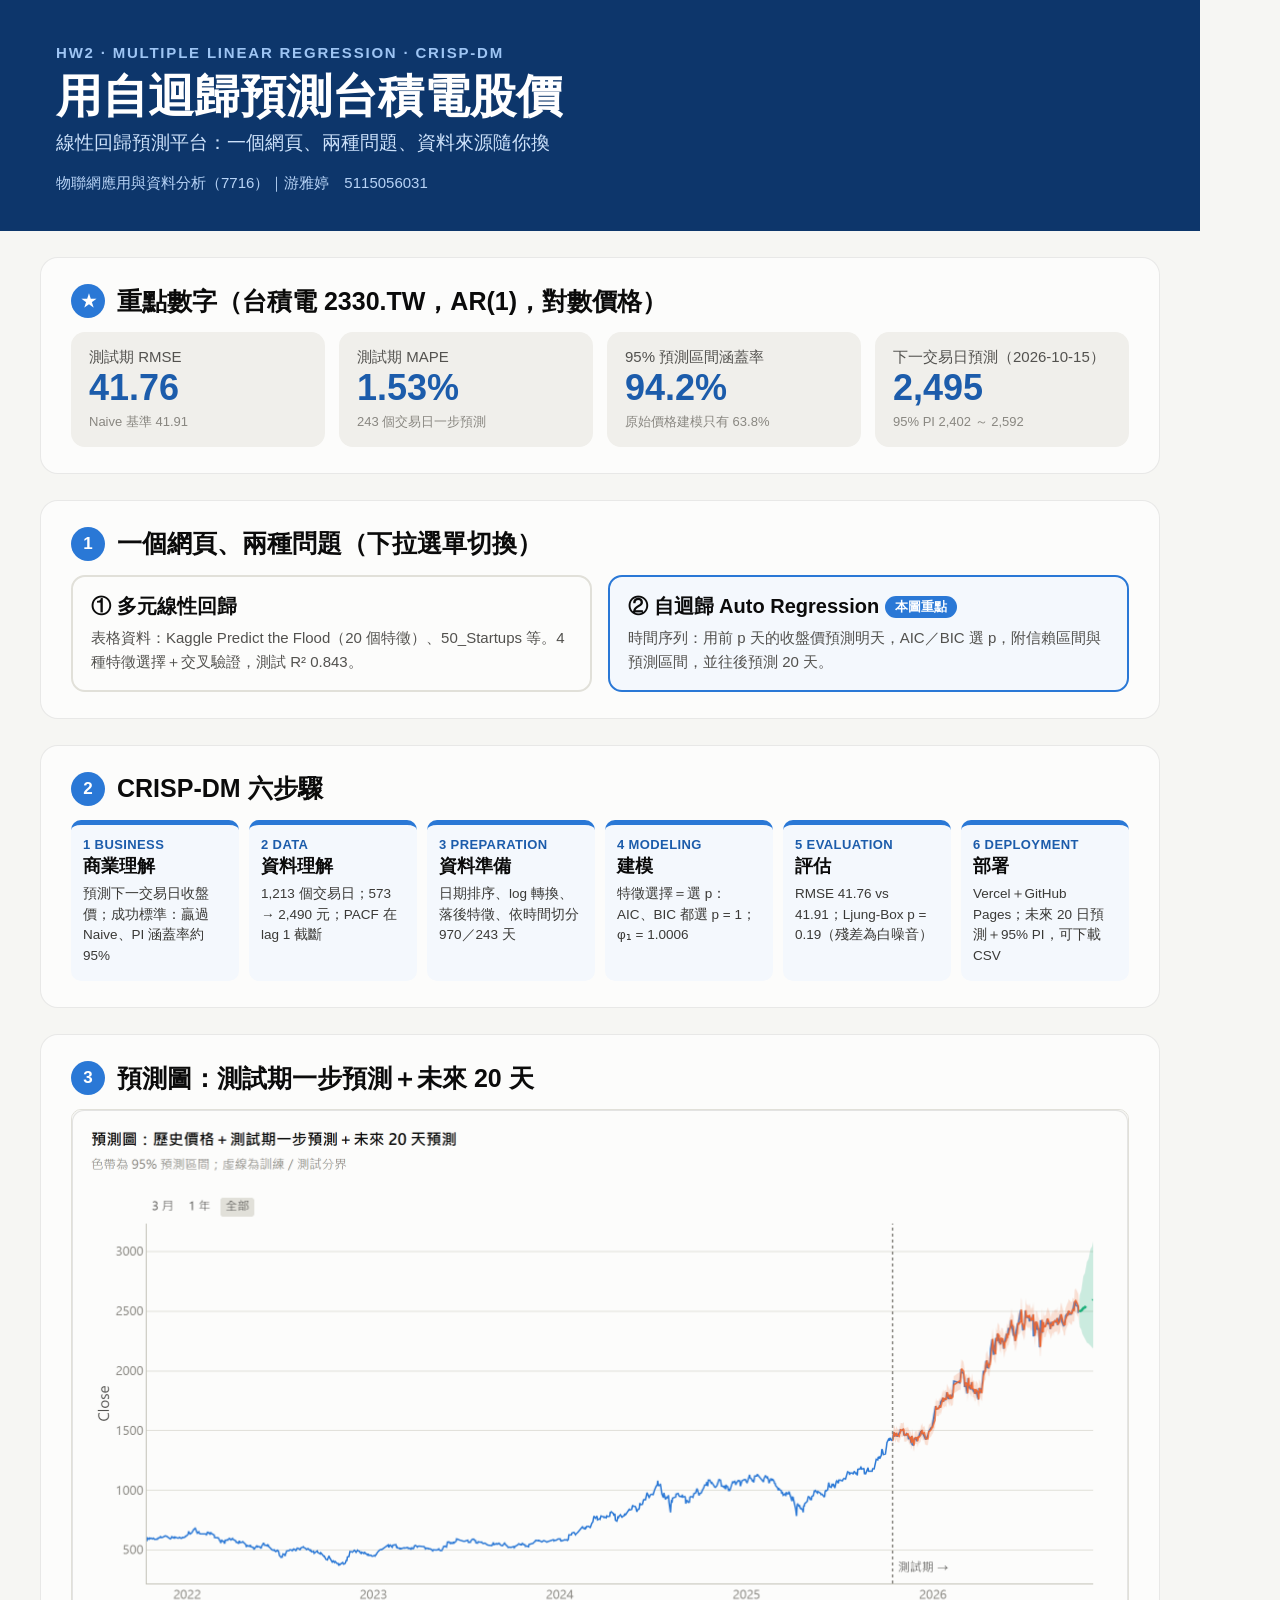
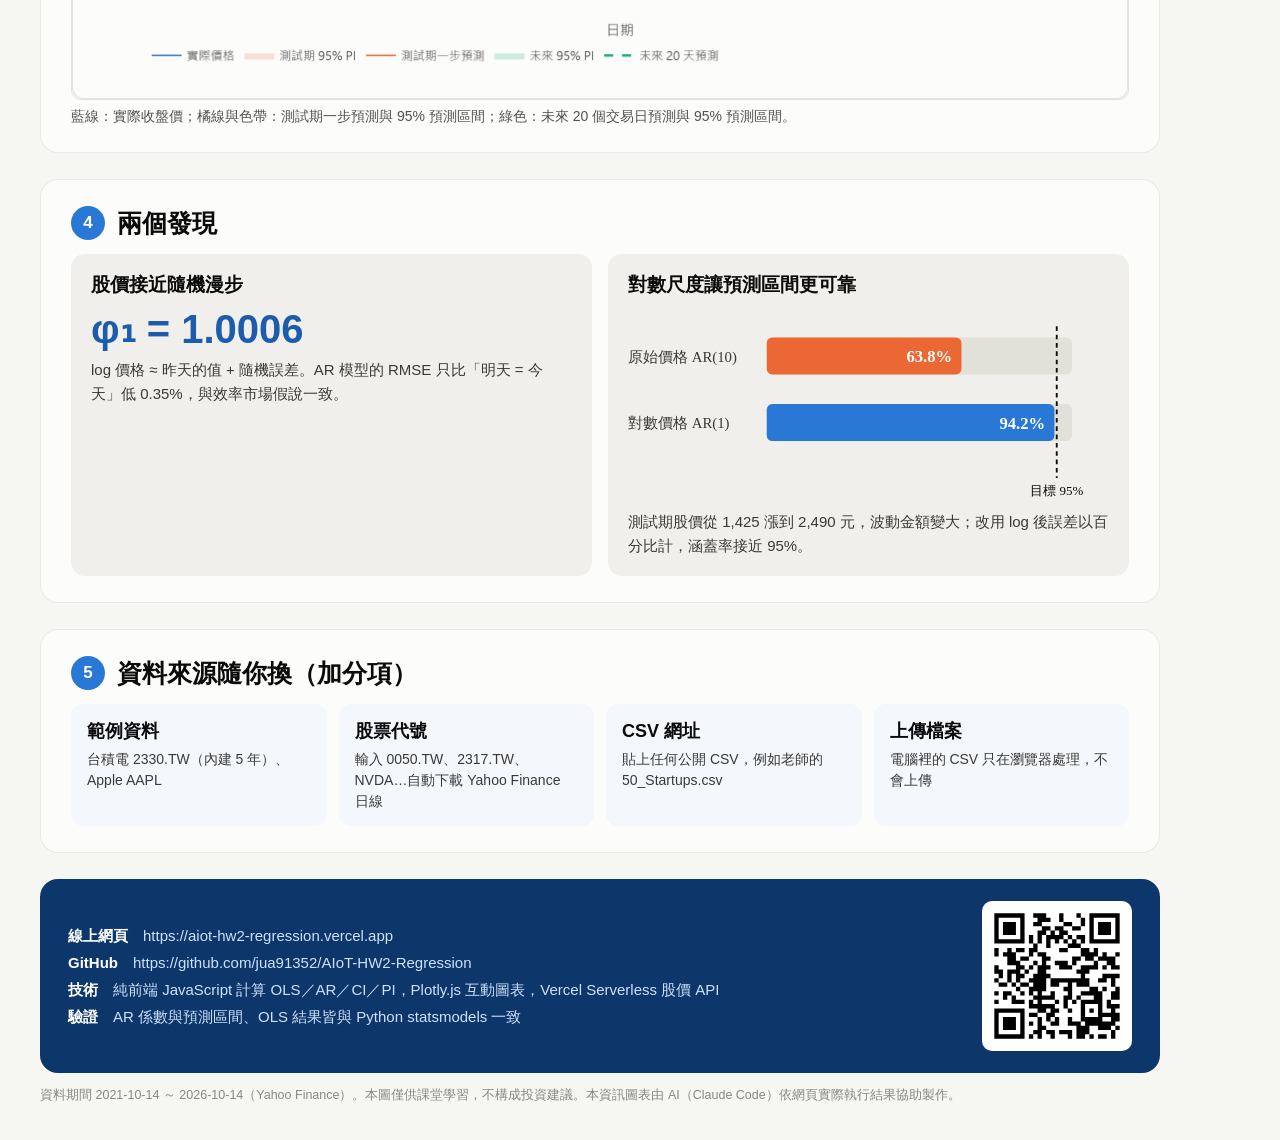
<file: report/infographic.html>
<!doctype html><html lang="zh-Hant"><head><meta charset="utf-8"><title>HW2 資訊圖表 5115056031</title><style>
* { box-sizing: border-box; }
body { margin: 0; width: 1200px; font-family: "Microsoft JhengHei", "Noto Sans TC", sans-serif; color: #0b0b0b; background: #f6f6f3; }
.wrap { padding: 0 0 36px; }
header { background: #0d366b; color: #fff; padding: 44px 56px 38px; }
header .tag { color: #9ec5f4; font-weight: bold; letter-spacing: .12em; font-size: 15px; }
header h1 { font-size: 46px; margin: 8px 0 6px; line-height: 1.2; }
header p { margin: 0; font-size: 19px; color: #cde2fb; }
header .who { margin-top: 18px; font-size: 15px; color: #b7d3f6; }
section { margin: 26px 40px 0; background: #fcfcfb; border: 1px solid rgba(11,11,11,.08); border-radius: 18px; padding: 26px 30px; }
h2 { margin: 0 0 14px; font-size: 25px; display: flex; align-items: center; gap: 12px; }
h2 .n { display: inline-grid; place-items: center; width: 34px; height: 34px; border-radius: 50%; background: #2a78d6; color: #fff; font-size: 17px; }
.stats { display: grid; grid-template-columns: repeat(4, 1fr); gap: 14px; }
.stat { background: #f0efeb; border-radius: 14px; padding: 16px 18px; }
.stat b { display: block; font-size: 36px; line-height: 1.15; color: #1c5cab; }
.stat span { font-size: 15px; color: #52514e; }
.stat small { display: block; font-size: 13px; color: #898781; margin-top: 4px; }
.two { display: grid; grid-template-columns: 1fr 1fr; gap: 16px; }
.prob { border: 2px solid #e1e0d9; border-radius: 14px; padding: 16px 18px; }
.prob.on { border-color: #2a78d6; background: #f4f8fd; }
.prob h3 { margin: 0 0 6px; font-size: 20px; }
.prob p { margin: 0; font-size: 15px; color: #52514e; line-height: 1.6; }
.pill { display: inline-block; background: #2a78d6; color: #fff; border-radius: 999px; font-size: 13px; padding: 2px 10px; margin-left: 6px; vertical-align: middle; }
.flow { display: grid; grid-template-columns: repeat(6, 1fr); gap: 10px; }
.step { background: #f4f8fd; border-top: 5px solid #2a78d6; border-radius: 10px; padding: 12px 12px 14px; }
.step b { display: block; font-size: 13px; color: #1c5cab; letter-spacing: .03em; }
.step h4 { margin: 2px 0 6px; font-size: 18px; }
.step p { margin: 0; font-size: 13.5px; color: #3a3936; line-height: 1.55; }
img.shot { width: 100%; border-radius: 10px; border: 1px solid #e1e0d9; display: block; }
.cap { font-size: 14px; color: #52514e; margin-top: 8px; }
.insight { display: grid; grid-template-columns: 1fr 1fr; gap: 16px; }
.card2 { background: #f0efeb; border-radius: 14px; padding: 18px 20px; }
.card2 h3 { margin: 0 0 8px; font-size: 19px; }
.card2 p { margin: 6px 0 0; font-size: 15px; color: #3a3936; line-height: 1.6; }
.big { font-size: 40px; font-weight: bold; color: #1c5cab; }
.src { display: grid; grid-template-columns: repeat(4, 1fr); gap: 12px; }
.src div { background: #f4f8fd; border-radius: 12px; padding: 14px 16px; font-size: 14px; color: #3a3936; line-height: 1.5; }
.src b { display: block; font-size: 18px; color: #0b0b0b; margin-bottom: 4px; }
footer { margin: 26px 40px 0; display: grid; grid-template-columns: 1fr 150px; gap: 20px; align-items: center; background: #0d366b; color: #cde2fb; border-radius: 18px; padding: 22px 28px; font-size: 15px; line-height: 1.8; }
footer b { color: #fff; }
footer .qr { background: #fff; border-radius: 10px; padding: 8px; }
footer .qr svg { width: 100%; height: auto; display: block; }
.note { font-size: 12.5px; color: #898781; margin: 14px 40px 0; }
</style></head><body>
<div class="wrap">
<header>
  <div class="tag">HW2 · MULTIPLE LINEAR REGRESSION · CRISP-DM</div>
  <h1>用自迴歸預測台積電股價</h1>
  <p>線性回歸預測平台：一個網頁、兩種問題、資料來源隨你換</p>
  <div class="who">物聯網應用與資料分析（7716）｜游雅婷　5115056031</div>
</header>

<section>
  <h2><span class="n">★</span>重點數字（台積電 2330.TW，AR(1)，對數價格）</h2>
  <div class="stats">
    <div class="stat"><span>測試期 RMSE</span><b>41.76</b><small>Naive 基準 41.91</small></div>
    <div class="stat"><span>測試期 MAPE</span><b>1.53%</b><small>243 個交易日一步預測</small></div>
    <div class="stat"><span>95% 預測區間涵蓋率</span><b>94.2%</b><small>原始價格建模只有 63.8%</small></div>
    <div class="stat"><span>下一交易日預測（2026-10-15）</span><b>2,495</b><small>95% PI 2,402 ～ 2,592</small></div>
  </div>
</section>

<section>
  <h2><span class="n">1</span>一個網頁、兩種問題（下拉選單切換）</h2>
  <div class="two">
    <div class="prob"><h3>① 多元線性回歸</h3><p>表格資料：Kaggle Predict the Flood（20 個特徵）、50_Startups 等。4 種特徵選擇＋交叉驗證，測試 R² 0.843。</p></div>
    <div class="prob on"><h3>② 自迴歸 Auto Regression<span class="pill">本圖重點</span></h3><p>時間序列：用前 p 天的收盤價預測明天，AIC／BIC 選 p，附信賴區間與預測區間，並往後預測 20 天。</p></div>
  </div>
</section>

<section>
  <h2><span class="n">2</span>CRISP-DM 六步驟</h2>
  <div class="flow">
    <div class="step"><b>1 BUSINESS</b><h4>商業理解</h4><p>預測下一交易日收盤價；成功標準：贏過 Naive、PI 涵蓋率約 95%</p></div>
    <div class="step"><b>2 DATA</b><h4>資料理解</h4><p>1,213 個交易日；573 → 2,490 元；PACF 在 lag 1 截斷</p></div>
    <div class="step"><b>3 PREPARATION</b><h4>資料準備</h4><p>日期排序、log 轉換、落後特徵、依時間切分 970／243 天</p></div>
    <div class="step"><b>4 MODELING</b><h4>建模</h4><p>特徵選擇＝選 p：AIC、BIC 都選 p = 1；φ₁ = 1.0006</p></div>
    <div class="step"><b>5 EVALUATION</b><h4>評估</h4><p>RMSE 41.76 vs 41.91；Ljung-Box p = 0.19（殘差為白噪音）</p></div>
    <div class="step"><b>6 DEPLOYMENT</b><h4>部署</h4><p>Vercel＋GitHub Pages；未來 20 日預測＋95% PI，可下載 CSV</p></div>
  </div>
</section>

<section>
  <h2><span class="n">3</span>預測圖：測試期一步預測＋未來 20 天</h2>
  <img class="shot" src="figures/ar13_prediction.png">
  <div class="cap">藍線：實際收盤價；橘線與色帶：測試期一步預測與 95% 預測區間；綠色：未來 20 個交易日預測與 95% 預測區間。</div>
</section>

<section>
  <h2><span class="n">4</span>兩個發現</h2>
  <div class="insight">
    <div class="card2">
      <h3>股價接近隨機漫步</h3>
      <div class="big">φ₁ = 1.0006</div>
      <p>log 價格 ≈ 昨天的值 + 隨機誤差。AR 模型的 RMSE 只比「明天 = 今天」低 0.35%，與效率市場假說一致。</p>
    </div>
    <div class="card2">
      <h3>對數尺度讓預測區間更可靠</h3>
      <svg viewBox="0 0 520 210" width="100%" font-family="Microsoft JhengHei" xmlns="http://www.w3.org/2000/svg"><text x="0" y="60" font-size="16" fill="#3a3936">原始價格 AR(10)</text><rect x="150" y="34" width="330" height="40" rx="6" fill="#e1e0d9"/><rect x="150" y="34" width="210.5" height="40" rx="6" fill="#eb6834"/><text x="350.5" y="61" font-size="18" font-weight="bold" fill="#fff" text-anchor="end">63.8%</text><text x="0" y="132" font-size="16" fill="#3a3936">對數價格 AR(1)</text><rect x="150" y="106" width="330" height="40" rx="6" fill="#e1e0d9"/><rect x="150" y="106" width="311.0" height="40" rx="6" fill="#2a78d6"/><text x="451.0" y="133" font-size="18" font-weight="bold" fill="#fff" text-anchor="end">94.2%</text><line x1="463.5" y1="22" x2="463.5" y2="186" stroke="#0b0b0b" stroke-dasharray="5 4" stroke-width="2"/><text x="463.5" y="204" font-size="14" fill="#0b0b0b" text-anchor="middle">目標 95%</text></svg>
      <p>測試期股價從 1,425 漲到 2,490 元，波動金額變大；改用 log 後誤差以百分比計，涵蓋率接近 95%。</p>
    </div>
  </div>
</section>

<section>
  <h2><span class="n">5</span>資料來源隨你換（加分項）</h2>
  <div class="src">
    <div><b>範例資料</b>台積電 2330.TW（內建 5 年）、Apple AAPL</div>
    <div><b>股票代號</b>輸入 0050.TW、2317.TW、NVDA…自動下載 Yahoo Finance 日線</div>
    <div><b>CSV 網址</b>貼上任何公開 CSV，例如老師的 50_Startups.csv</div>
    <div><b>上傳檔案</b>電腦裡的 CSV 只在瀏覽器處理，不會上傳</div>
  </div>
</section>

<footer>
  <div>
    <b>線上網頁</b>　https://aiot-hw2-regression.vercel.app<br>
    <b>GitHub</b>　https://github.com/jua91352/AIoT-HW2-Regression<br>
    <b>技術</b>　純前端 JavaScript 計算 OLS／AR／CI／PI，Plotly.js 互動圖表，Vercel Serverless 股價 API<br>
    <b>驗證</b>　AR 係數與預測區間、OLS 結果皆與 Python statsmodels 一致
  </div>
  <div class="qr">
<svg width="31mm" height="31mm" version="1.1" viewBox="0 0 31 31" xmlns="http://www.w3.org/2000/svg"><path d="M1,1H2V2H1zM2,1H3V2H2zM3,1H4V2H3zM4,1H5V2H4zM5,1H6V2H5zM6,1H7V2H6zM7,1H8V2H7zM10,1H11V2H10zM11,1H12V2H11zM12,1H13V2H12zM16,1H17V2H16zM20,1H21V2H20zM23,1H24V2H23zM24,1H25V2H24zM25,1H26V2H25zM26,1H27V2H26zM27,1H28V2H27zM28,1H29V2H28zM29,1H30V2H29zM1,2H2V3H1zM7,2H8V3H7zM11,2H12V3H11zM12,2H13V3H12zM13,2H14V3H13zM16,2H17V3H16zM21,2H22V3H21zM23,2H24V3H23zM29,2H30V3H29zM1,3H2V4H1zM3,3H4V4H3zM4,3H5V4H4zM5,3H6V4H5zM7,3H8V4H7zM10,3H11V4H10zM11,3H12V4H11zM17,3H18V4H17zM18,3H19V4H18zM21,3H22V4H21zM23,3H24V4H23zM25,3H26V4H25zM26,3H27V4H26zM27,3H28V4H27zM29,3H30V4H29zM1,4H2V5H1zM3,4H4V5H3zM4,4H5V5H4zM5,4H6V5H5zM7,4H8V5H7zM12,4H13V5H12zM13,4H14V5H13zM15,4H16V5H15zM16,4H17V5H16zM19,4H20V5H19zM20,4H21V5H20zM23,4H24V5H23zM25,4H26V5H25zM26,4H27V5H26zM27,4H28V5H27zM29,4H30V5H29zM1,5H2V6H1zM3,5H4V6H3zM4,5H5V6H4zM5,5H6V6H5zM7,5H8V6H7zM11,5H12V6H11zM12,5H13V6H12zM14,5H15V6H14zM16,5H17V6H16zM17,5H18V6H17zM23,5H24V6H23zM25,5H26V6H25zM26,5H27V6H26zM27,5H28V6H27zM29,5H30V6H29zM1,6H2V7H1zM7,6H8V7H7zM9,6H10V7H9zM11,6H12V7H11zM13,6H14V7H13zM14,6H15V7H14zM15,6H16V7H15zM16,6H17V7H16zM18,6H19V7H18zM20,6H21V7H20zM21,6H22V7H21zM23,6H24V7H23zM29,6H30V7H29zM1,7H2V8H1zM2,7H3V8H2zM3,7H4V8H3zM4,7H5V8H4zM5,7H6V8H5zM6,7H7V8H6zM7,7H8V8H7zM9,7H10V8H9zM11,7H12V8H11zM13,7H14V8H13zM15,7H16V8H15zM17,7H18V8H17zM19,7H20V8H19zM21,7H22V8H21zM23,7H24V8H23zM24,7H25V8H24zM25,7H26V8H25zM26,7H27V8H26zM27,7H28V8H27zM28,7H29V8H28zM29,7H30V8H29zM10,8H11V9H10zM13,8H14V9H13zM18,8H19V9H18zM19,8H20V9H19zM20,8H21V9H20zM1,9H2V10H1zM4,9H5V10H4zM6,9H7V10H6zM7,9H8V10H7zM9,9H10V10H9zM10,9H11V10H10zM16,9H17V10H16zM17,9H18V10H17zM21,9H22V10H21zM22,9H23V10H22zM24,9H25V10H24zM1,10H2V11H1zM3,10H4V11H3zM4,10H5V11H4zM5,10H6V11H5zM9,10H10V11H9zM11,10H12V11H11zM12,10H13V11H12zM21,10H22V11H21zM22,10H23V11H22zM23,10H24V11H23zM24,10H25V11H24zM26,10H27V11H26zM29,10H30V11H29zM4,11H5V12H4zM5,11H6V12H5zM7,11H8V12H7zM8,11H9V12H8zM12,11H13V12H12zM13,11H14V12H13zM19,11H20V12H19zM20,11H21V12H20zM22,11H23V12H22zM23,11H24V12H23zM25,11H26V12H25zM26,11H27V12H26zM27,11H28V12H27zM28,11H29V12H28zM4,12H5V13H4zM5,12H6V13H5zM6,12H7V13H6zM10,12H11V13H10zM12,12H13V13H12zM15,12H16V13H15zM16,12H17V13H16zM17,12H18V13H17zM19,12H20V13H19zM24,12H25V13H24zM27,12H28V13H27zM28,12H29V13H28zM1,13H2V14H1zM6,13H7V14H6zM7,13H8V14H7zM9,13H10V14H9zM11,13H12V14H11zM12,13H13V14H12zM13,13H14V14H13zM16,13H17V14H16zM17,13H18V14H17zM18,13H19V14H18zM21,13H22V14H21zM22,13H23V14H22zM23,13H24V14H23zM24,13H25V14H24zM26,13H27V14H26zM28,13H29V14H28zM29,13H30V14H29zM1,14H2V15H1zM2,14H3V15H2zM4,14H5V15H4zM5,14H6V15H5zM6,14H7V15H6zM8,14H9V15H8zM11,14H12V15H11zM12,14H13V15H12zM20,14H21V15H20zM21,14H22V15H21zM22,14H23V15H22zM2,15H3V16H2zM4,15H5V16H4zM6,15H7V16H6zM7,15H8V16H7zM10,15H11V16H10zM11,15H12V16H11zM12,15H13V16H12zM13,15H14V16H13zM21,15H22V16H21zM26,15H27V16H26zM27,15H28V16H27zM28,15H29V16H28zM29,15H30V16H29zM1,16H2V17H1zM4,16H5V17H4zM6,16H7V17H6zM9,16H10V17H9zM10,16H11V17H10zM11,16H12V17H11zM12,16H13V17H12zM14,16H15V17H14zM15,16H16V17H15zM16,16H17V17H16zM17,16H18V17H17zM18,16H19V17H18zM19,16H20V17H19zM20,16H21V17H20zM21,16H22V17H21zM22,16H23V17H22zM25,16H26V17H25zM26,16H27V17H26zM28,16H29V17H28zM2,17H3V18H2zM3,17H4V18H3zM5,17H6V18H5zM7,17H8V18H7zM8,17H9V18H8zM10,17H11V18H10zM11,17H12V18H11zM12,17H13V18H12zM14,17H15V18H14zM15,17H16V18H15zM18,17H19V18H18zM20,17H21V18H20zM21,17H22V18H21zM22,17H23V18H22zM28,17H29V18H28zM6,18H7V19H6zM9,18H10V19H9zM10,18H11V19H10zM11,18H12V19H11zM12,18H13V19H12zM17,18H18V19H17zM18,18H19V19H18zM23,18H24V19H23zM24,18H25V19H24zM26,18H27V19H26zM29,18H30V19H29zM1,19H2V20H1zM3,19H4V20H3zM4,19H5V20H4zM7,19H8V20H7zM9,19H10V20H9zM11,19H12V20H11zM14,19H15V20H14zM18,19H19V20H18zM21,19H22V20H21zM22,19H23V20H22zM23,19H24V20H23zM24,19H25V20H24zM25,19H26V20H25zM28,19H29V20H28zM29,19H30V20H29zM3,20H4V21H3zM5,20H6V21H5zM10,20H11V21H10zM11,20H12V21H11zM12,20H13V21H12zM13,20H14V21H13zM14,20H15V21H14zM17,20H18V21H17zM18,20H19V21H18zM20,20H21V21H20zM24,20H25V21H24zM25,20H26V21H25zM28,20H29V21H28zM29,20H30V21H29zM1,21H2V22H1zM5,21H6V22H5zM6,21H7V22H6zM7,21H8V22H7zM9,21H10V22H9zM11,21H12V22H11zM15,21H16V22H15zM17,21H18V22H17zM19,21H20V22H19zM21,21H22V22H21zM22,21H23V22H22zM23,21H24V22H23zM24,21H25V22H24zM25,21H26V22H25zM27,21H28V22H27zM9,22H10V23H9zM10,22H11V23H10zM11,22H12V23H11zM12,22H13V23H12zM13,22H14V23H13zM14,22H15V23H14zM17,22H18V23H17zM21,22H22V23H21zM25,22H26V23H25zM27,22H28V23H27zM28,22H29V23H28zM29,22H30V23H29zM1,23H2V24H1zM2,23H3V24H2zM3,23H4V24H3zM4,23H5V24H4zM5,23H6V24H5zM6,23H7V24H6zM7,23H8V24H7zM11,23H12V24H11zM12,23H13V24H12zM14,23H15V24H14zM15,23H16V24H15zM18,23H19V24H18zM21,23H22V24H21zM23,23H24V24H23zM25,23H26V24H25zM28,23H29V24H28zM1,24H2V25H1zM7,24H8V25H7zM9,24H10V25H9zM10,24H11V25H10zM13,24H14V25H13zM14,24H15V25H14zM21,24H22V25H21zM25,24H26V25H25zM26,24H27V25H26zM27,24H28V25H27zM28,24H29V25H28zM29,24H30V25H29zM1,25H2V26H1zM3,25H4V26H3zM4,25H5V26H4zM5,25H6V26H5zM7,25H8V26H7zM11,25H12V26H11zM13,25H14V26H13zM15,25H16V26H15zM18,25H19V26H18zM21,25H22V26H21zM22,25H23V26H22zM23,25H24V26H23zM24,25H25V26H24zM25,25H26V26H25zM28,25H29V26H28zM29,25H30V26H29zM1,26H2V27H1zM3,26H4V27H3zM4,26H5V27H4zM5,26H6V27H5zM7,26H8V27H7zM9,26H10V27H9zM11,26H12V27H11zM14,26H15V27H14zM15,26H16V27H15zM18,26H19V27H18zM19,26H20V27H19zM20,26H21V27H20zM22,26H23V27H22zM23,26H24V27H23zM24,26H25V27H24zM25,26H26V27H25zM26,26H27V27H26zM27,26H28V27H27zM28,26H29V27H28zM1,27H2V28H1zM3,27H4V28H3zM4,27H5V28H4zM5,27H6V28H5zM7,27H8V28H7zM11,27H12V28H11zM12,27H13V28H12zM20,27H21V28H20zM21,27H22V28H21zM22,27H23V28H22zM25,27H26V28H25zM26,27H27V28H26zM27,27H28V28H27zM29,27H30V28H29zM1,28H2V29H1zM7,28H8V29H7zM10,28H11V29H10zM11,28H12V29H11zM13,28H14V29H13zM14,28H15V29H14zM16,28H17V29H16zM17,28H18V29H17zM18,28H19V29H18zM20,28H21V29H20zM21,28H22V29H21zM22,28H23V29H22zM28,28H29V29H28zM1,29H2V30H1zM2,29H3V30H2zM3,29H4V30H3zM4,29H5V30H4zM5,29H6V30H5zM6,29H7V30H6zM7,29H8V30H7zM9,29H10V30H9zM11,29H12V30H11zM14,29H15V30H14zM18,29H19V30H18zM20,29H21V30H20zM21,29H22V30H21zM23,29H24V30H23zM25,29H26V30H25zM26,29H27V30H26zM28,29H29V30H28z" id="qr-path" fill="#000000" fill-opacity="1" fill-rule="nonzero" stroke="none"/></svg></div>
</footer>
<div class="note">資料期間 2021-10-14 ～ 2026-10-14（Yahoo Finance）。本圖僅供課堂學習，不構成投資建議。本資訊圖表由 AI（Claude Code）依網頁實際執行結果協助製作。</div>
</div>
</body></html>
</file>
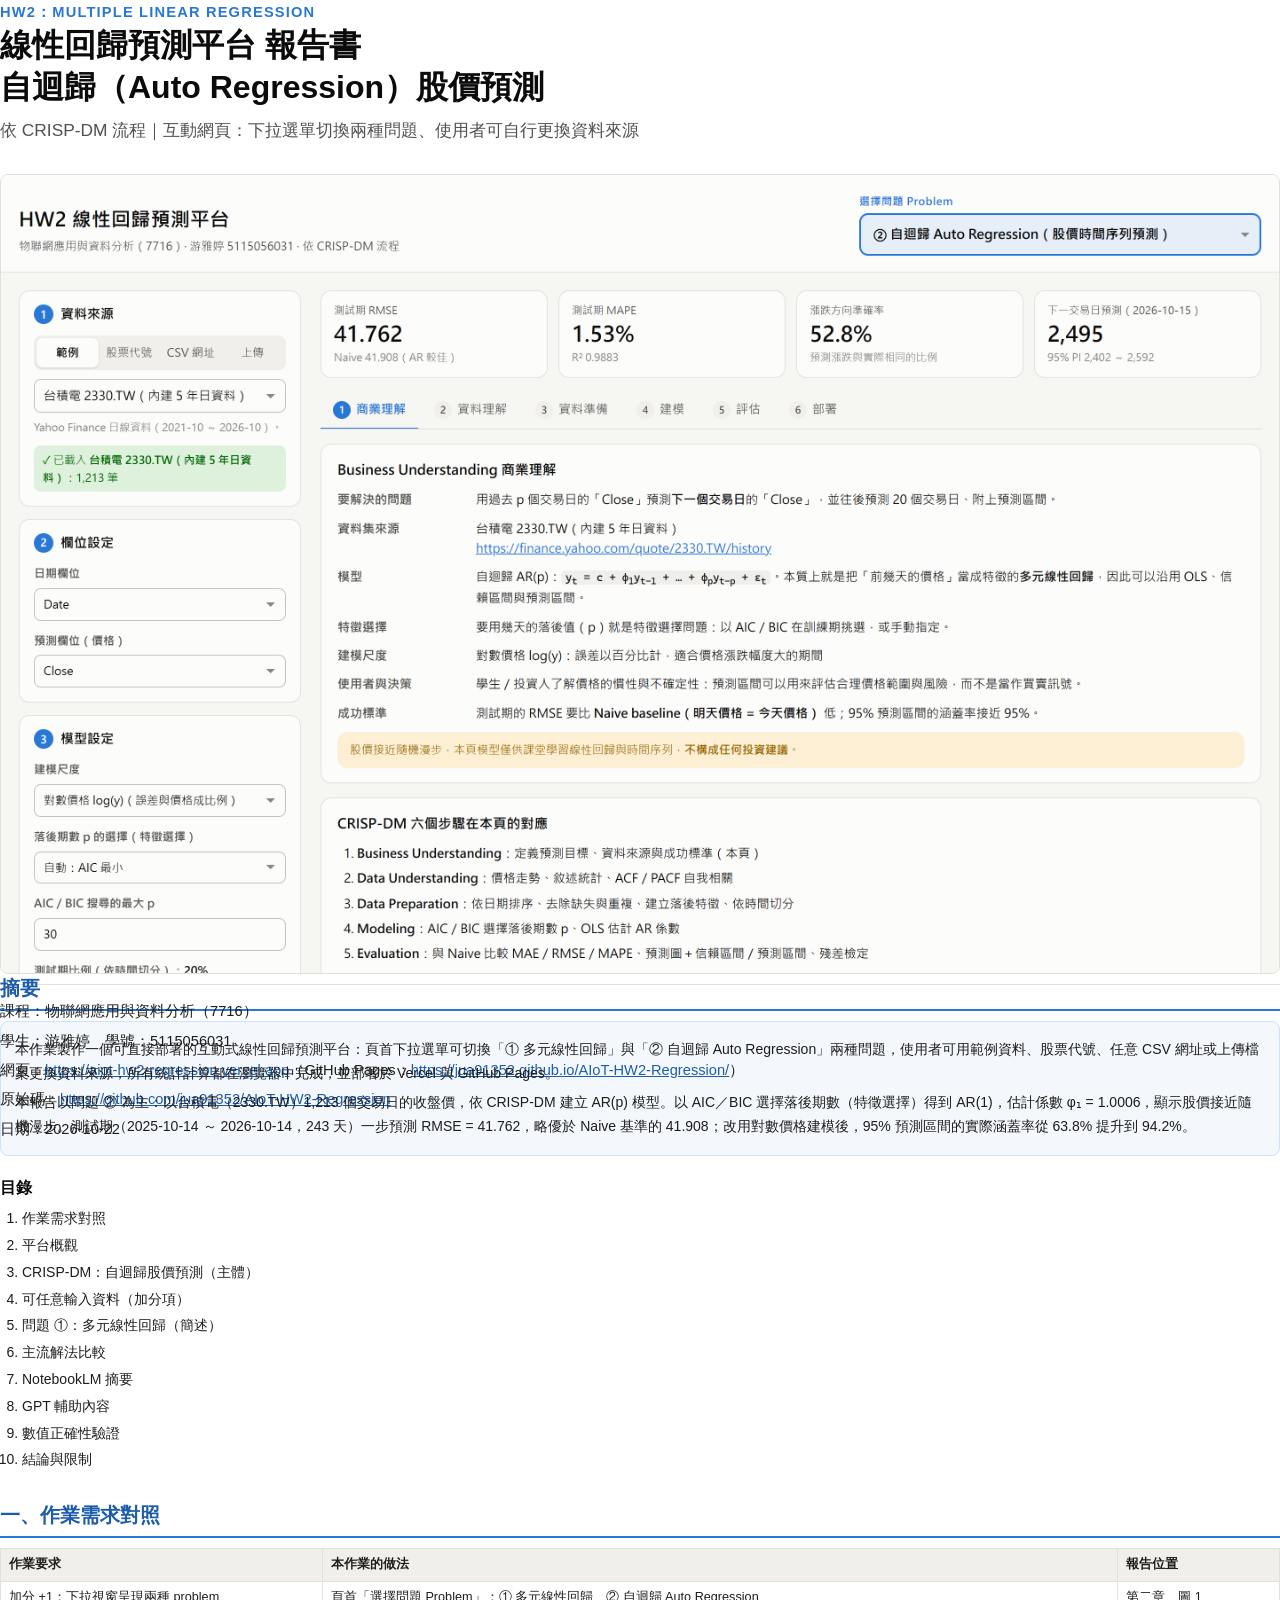
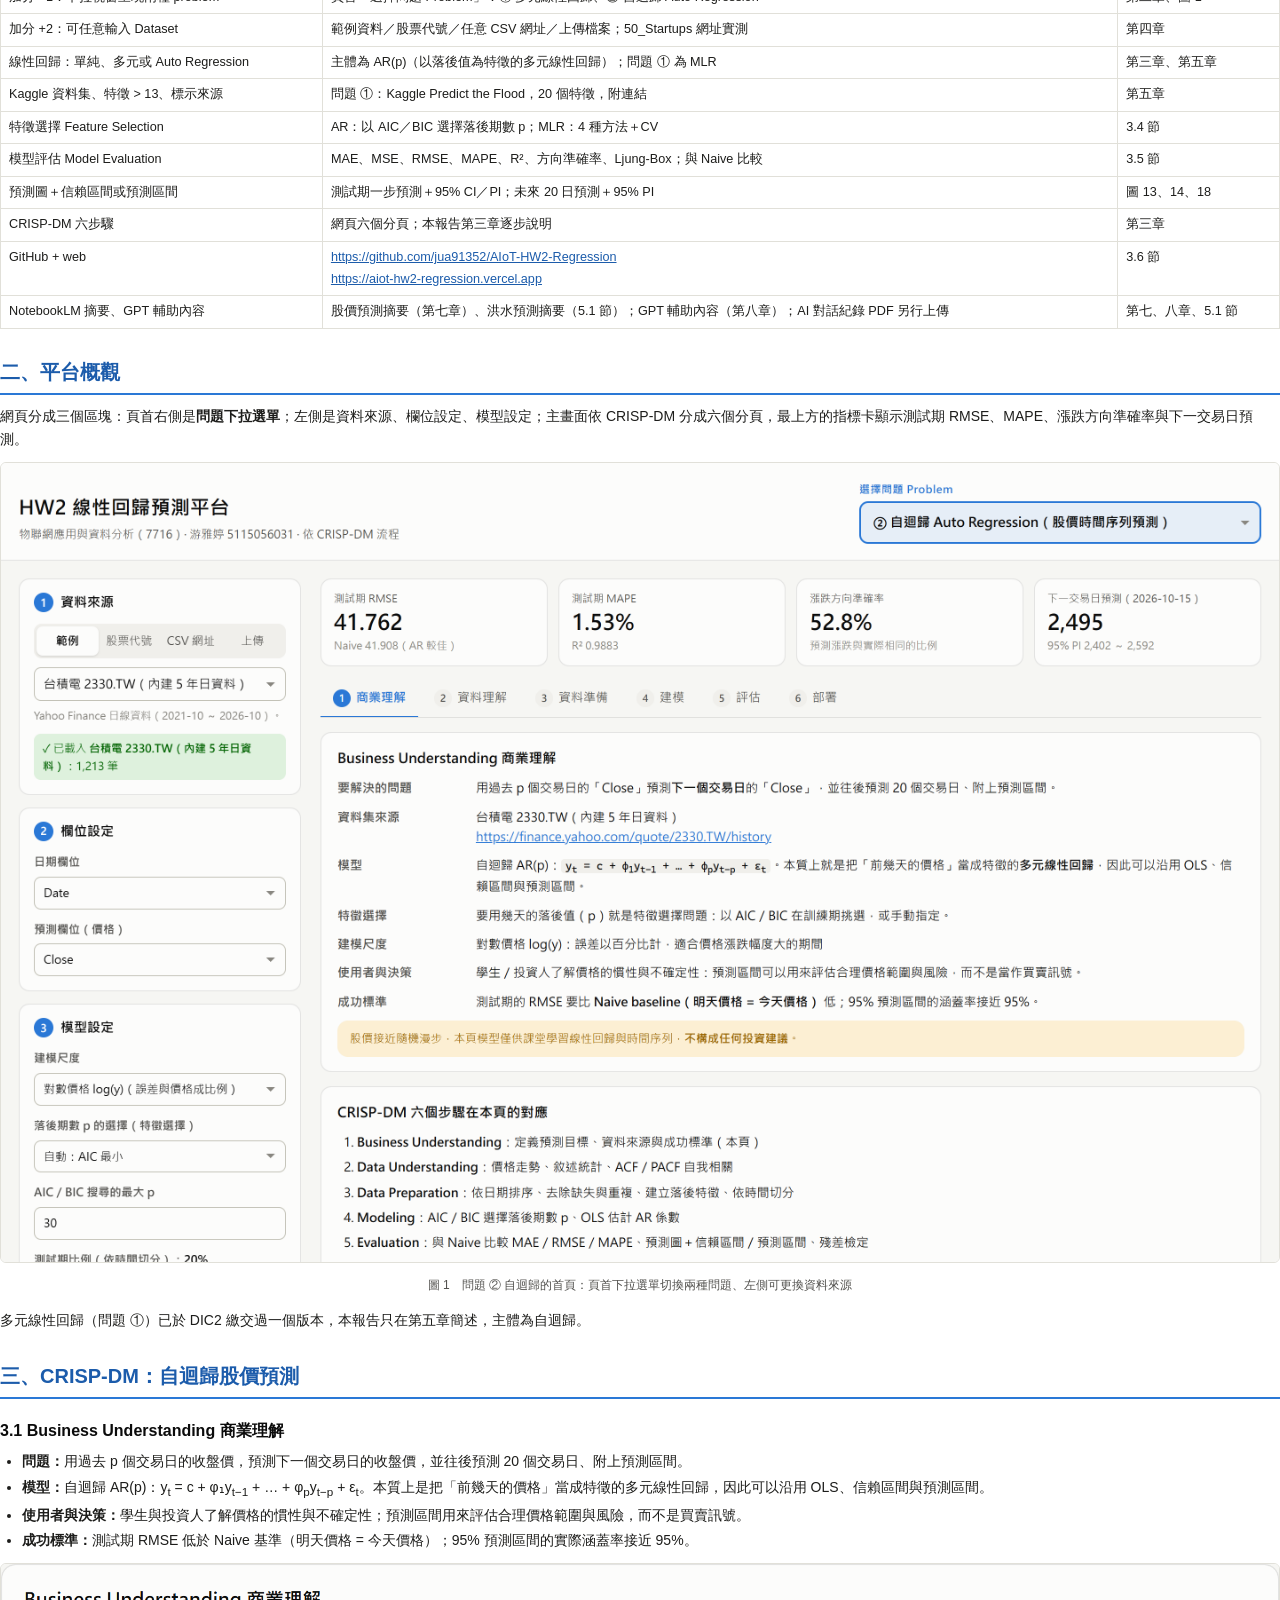
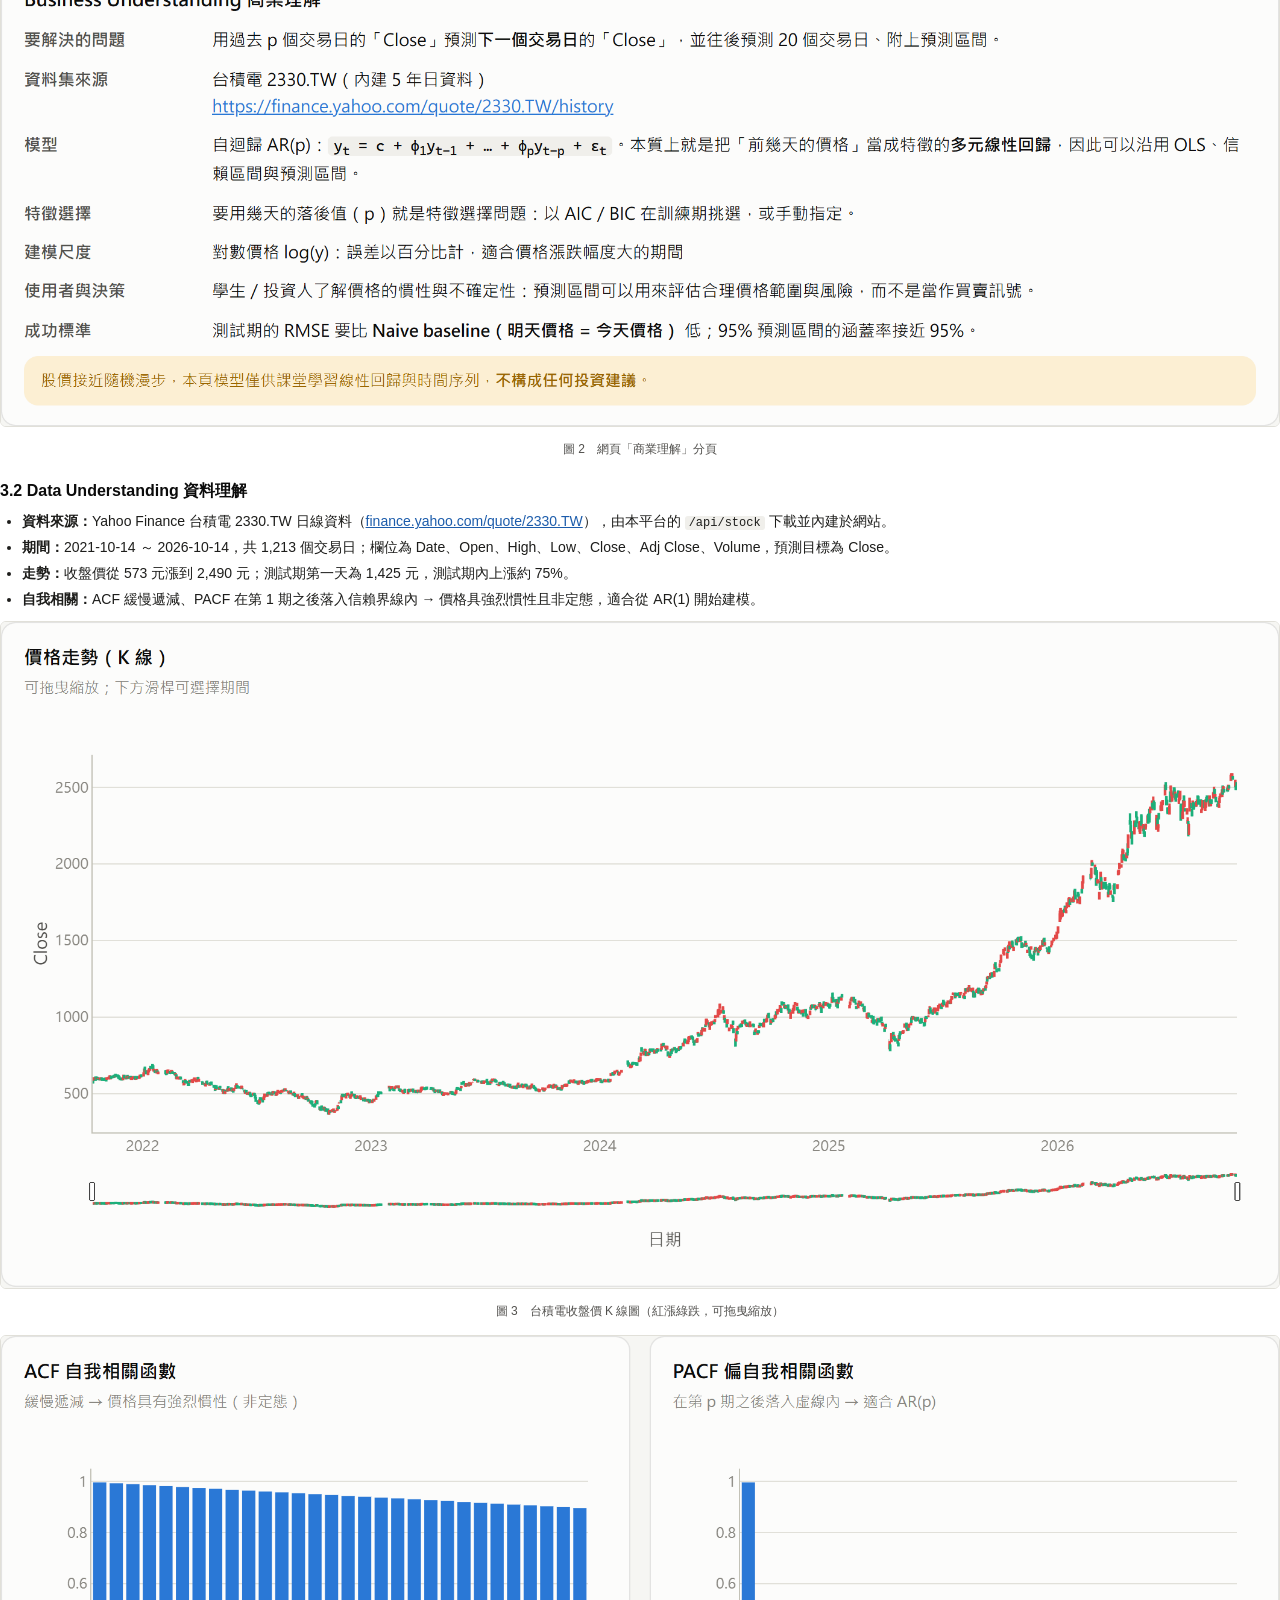
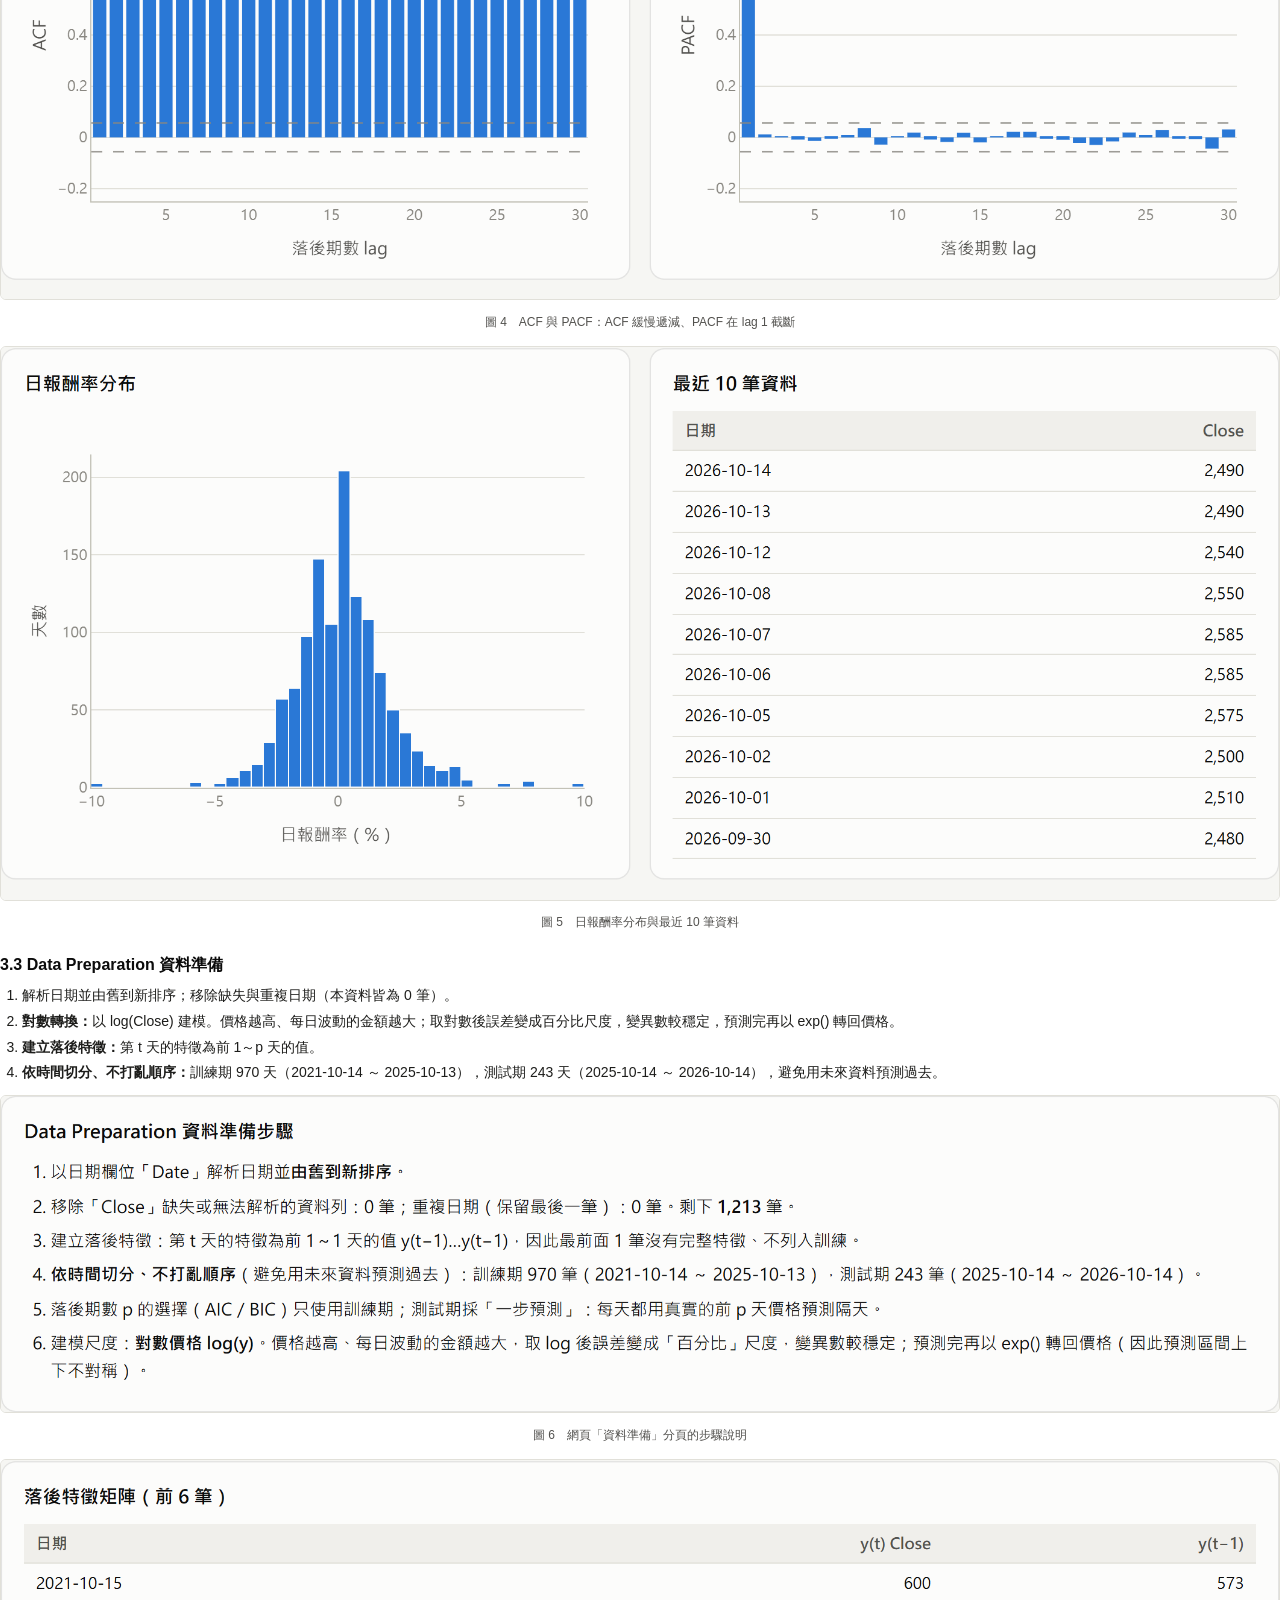
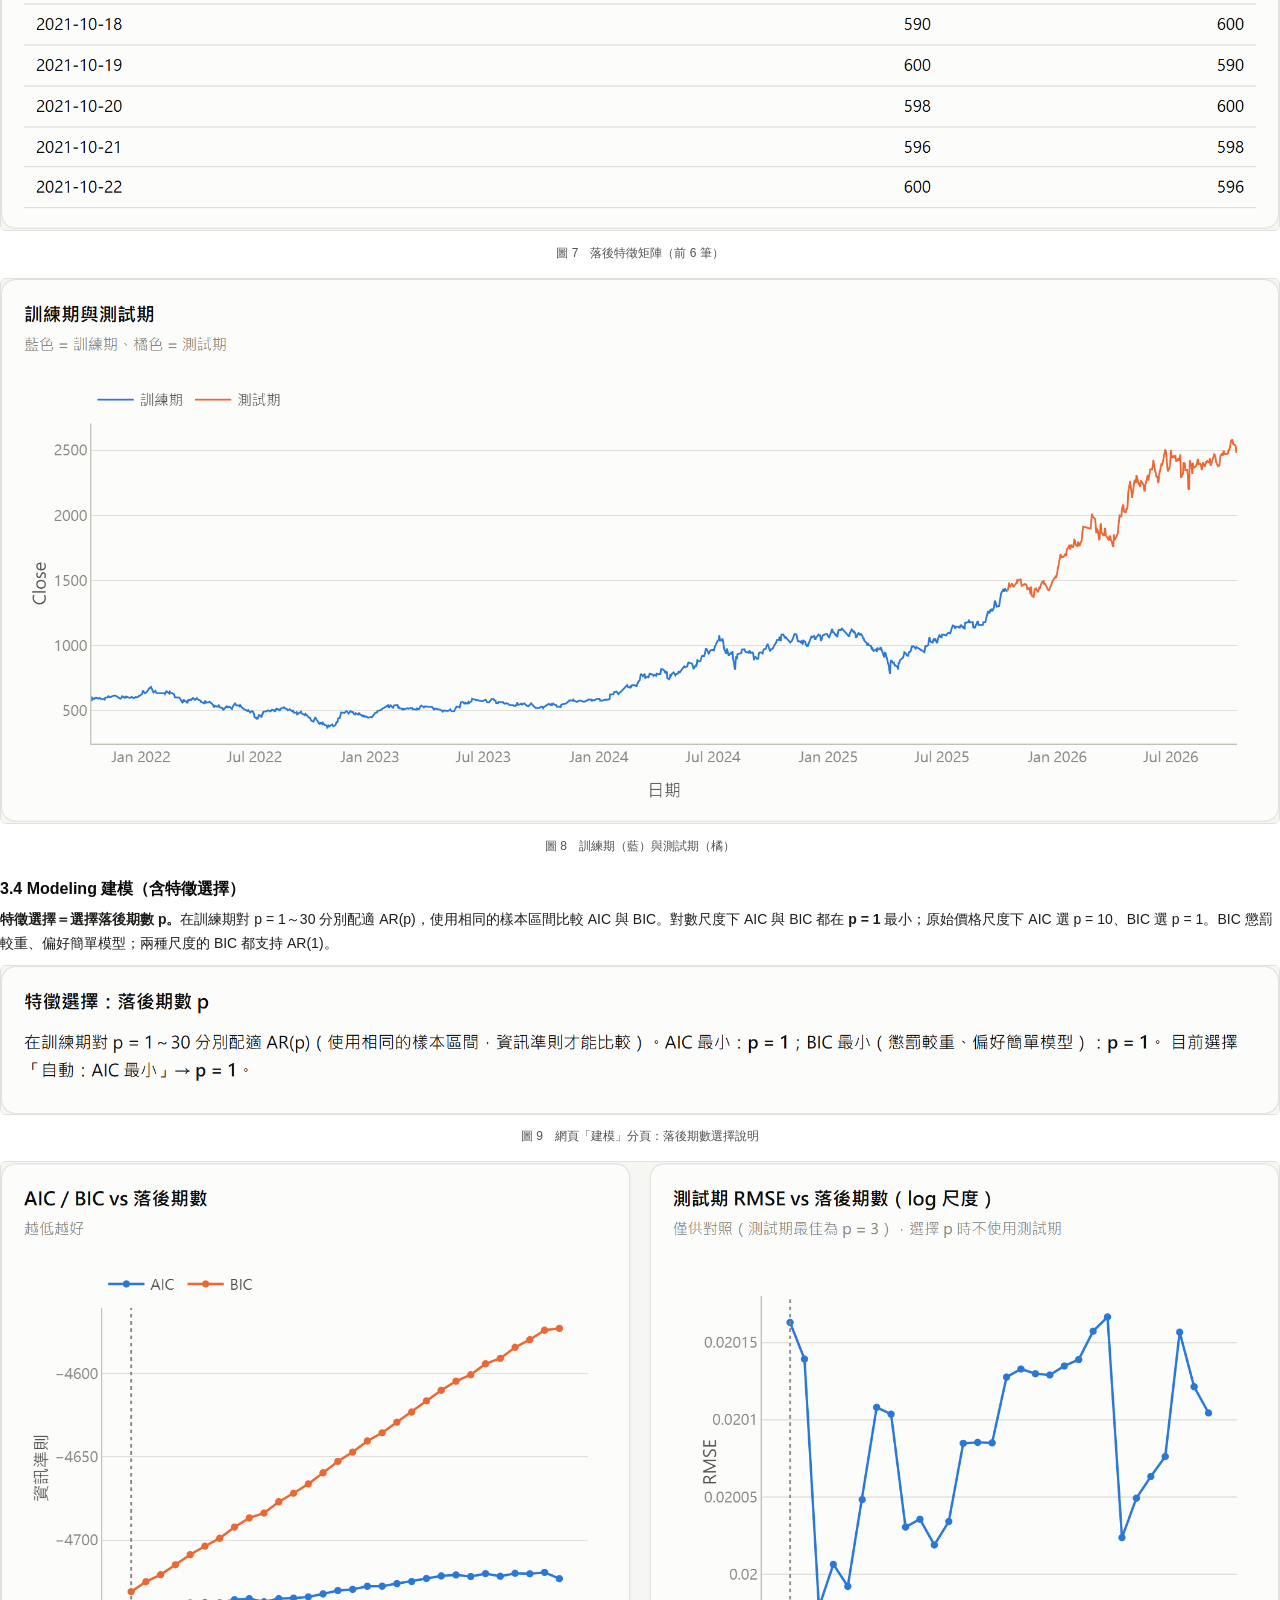
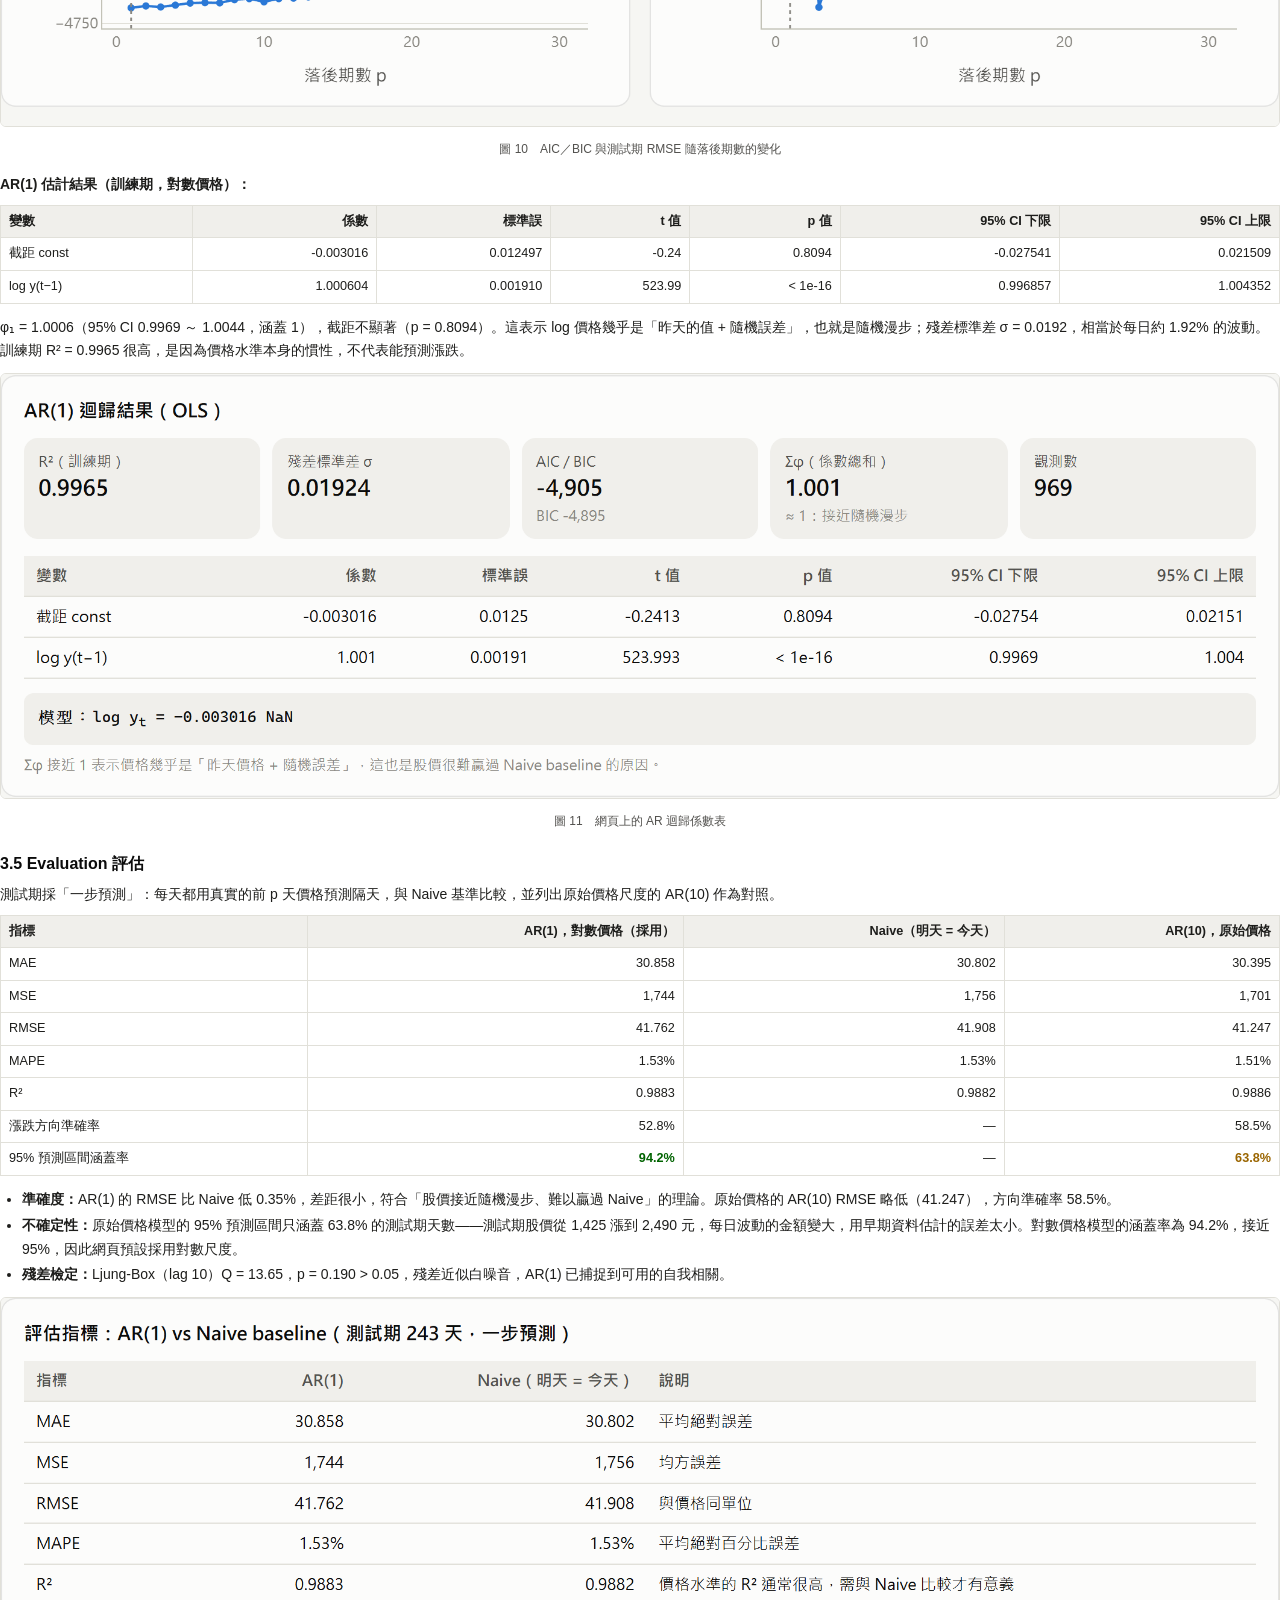
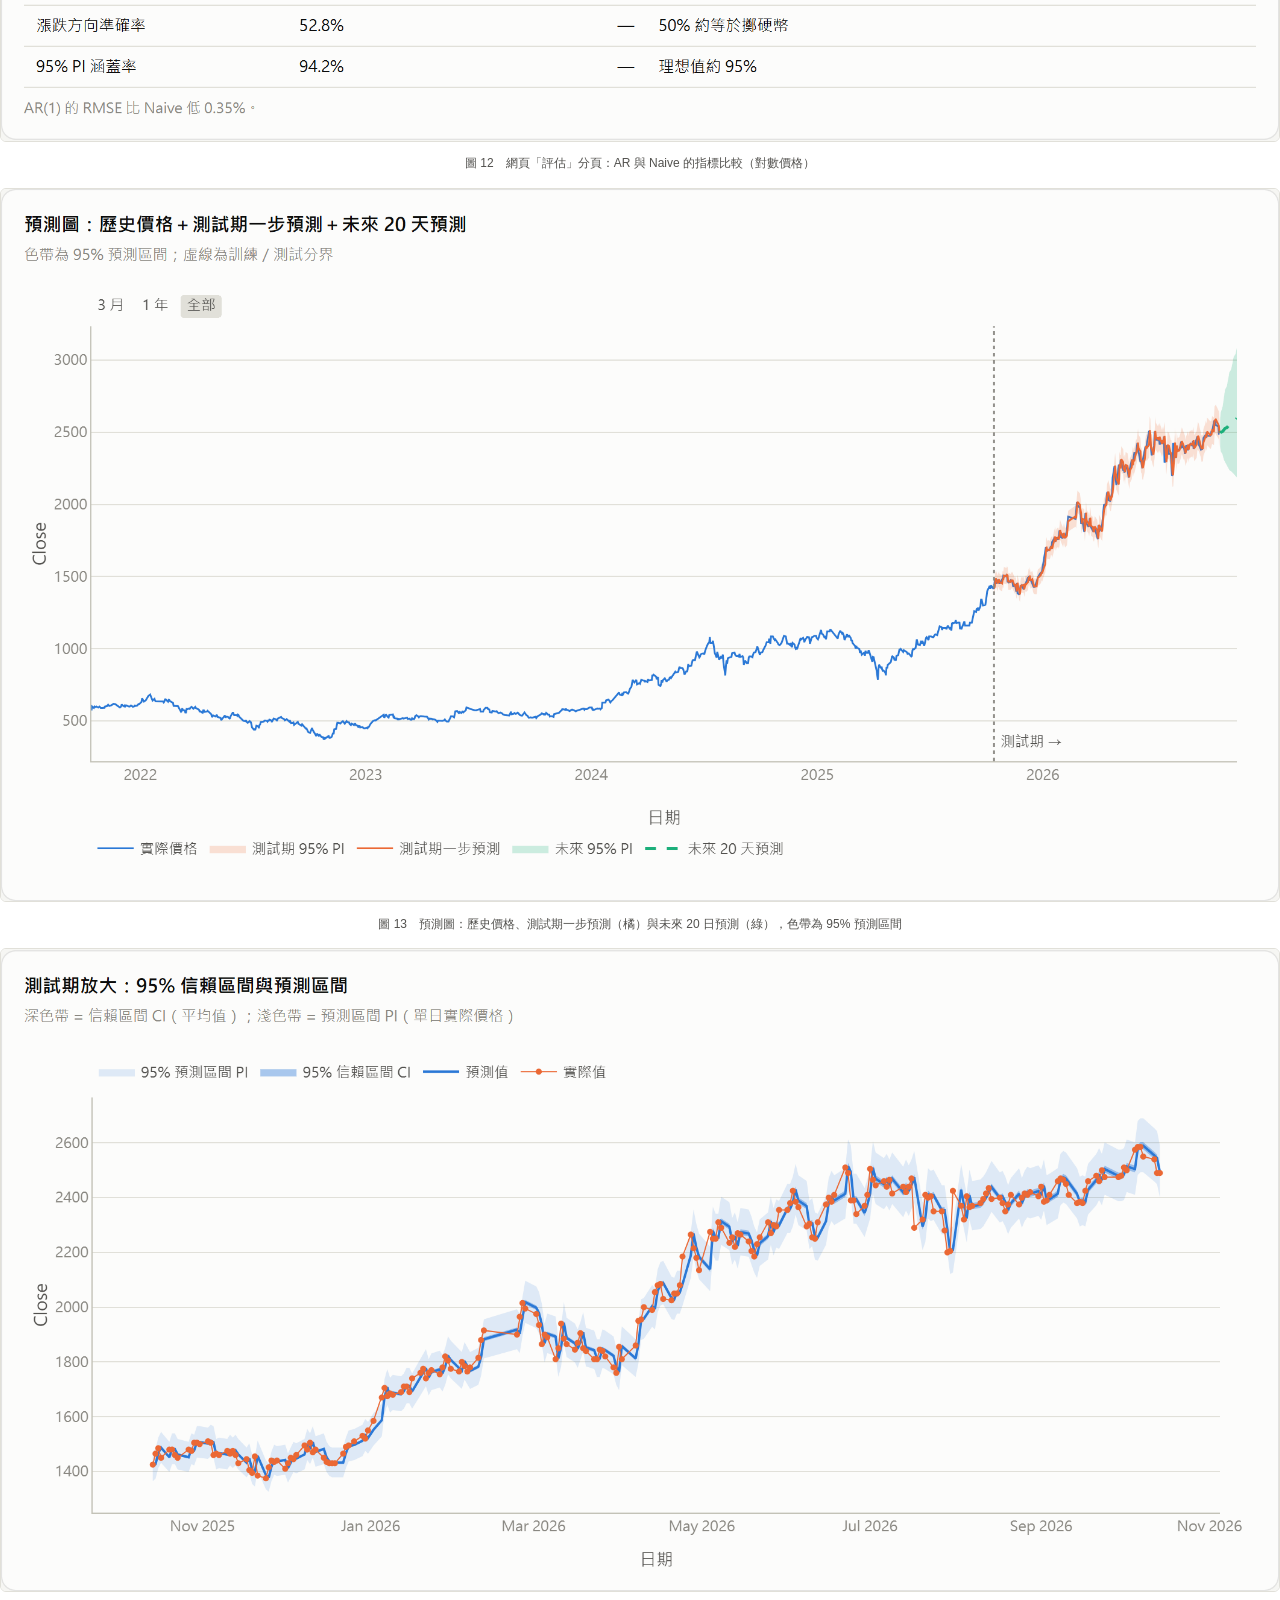
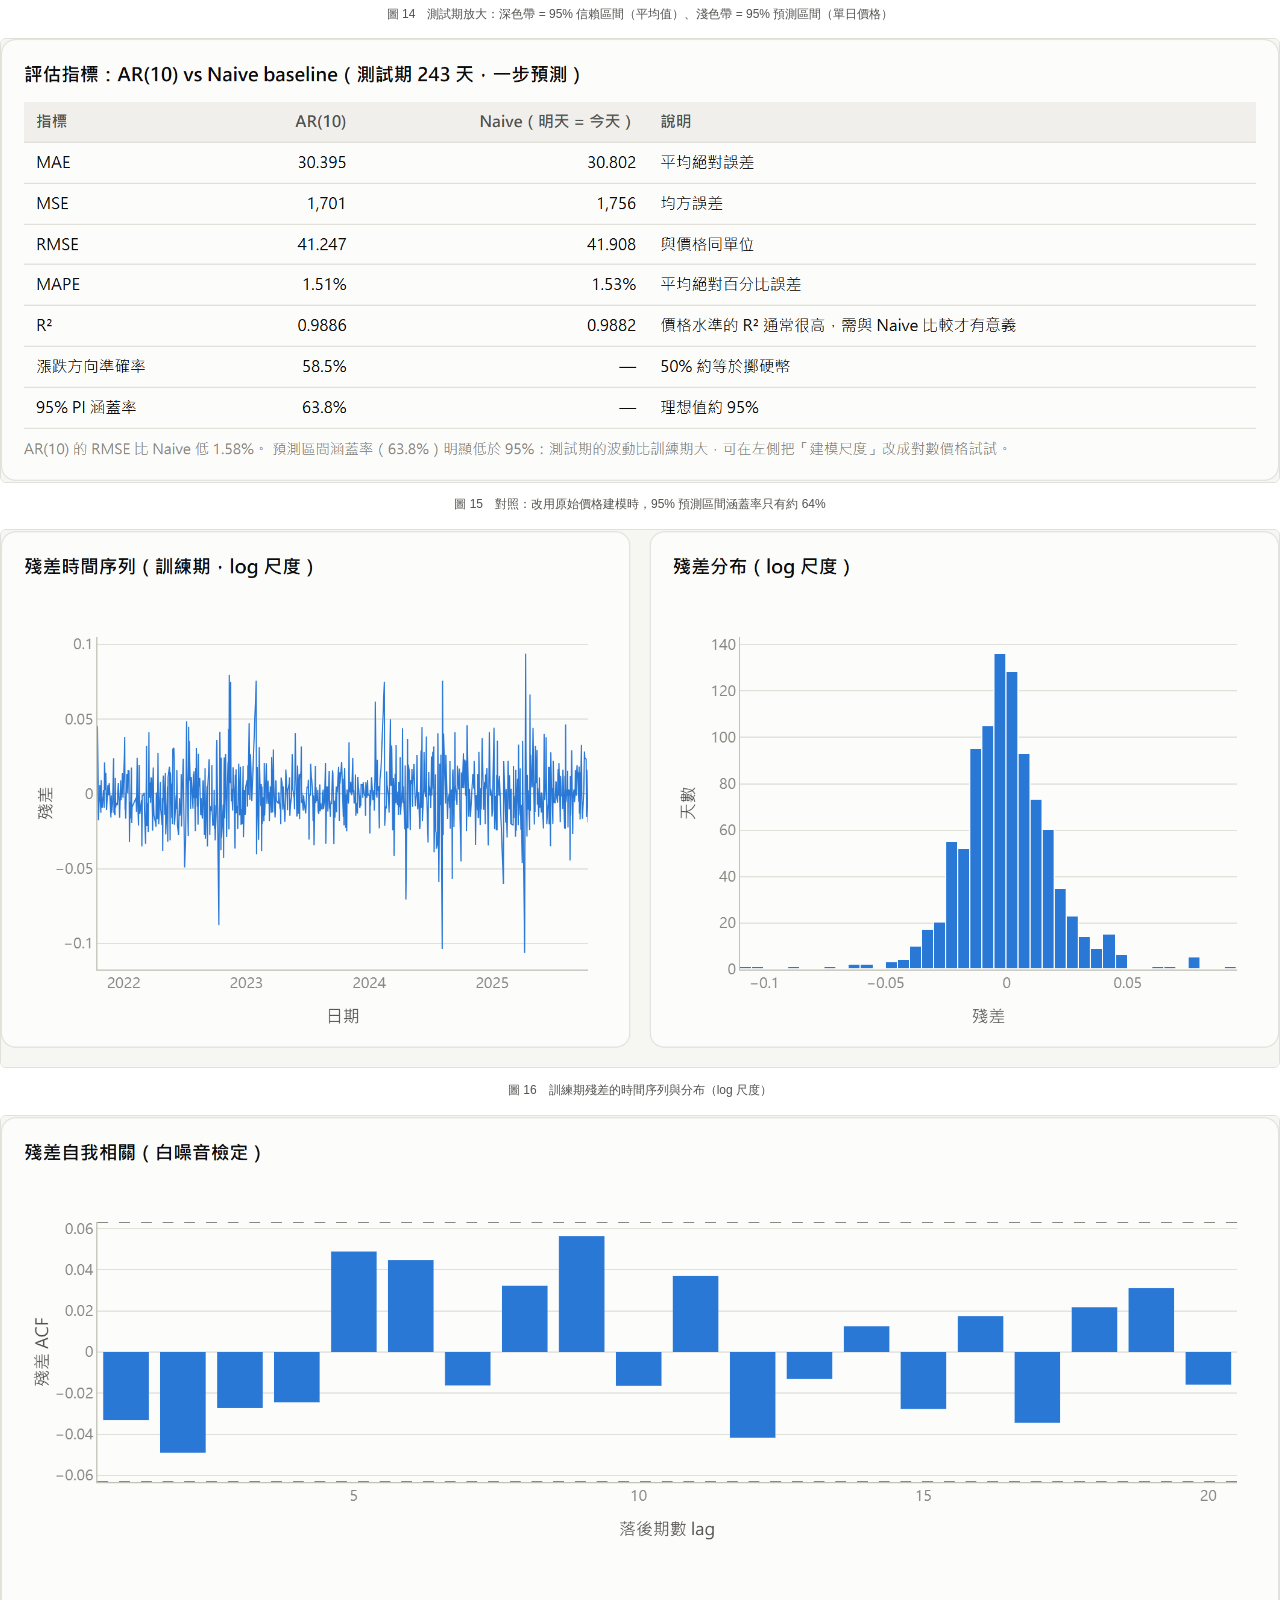
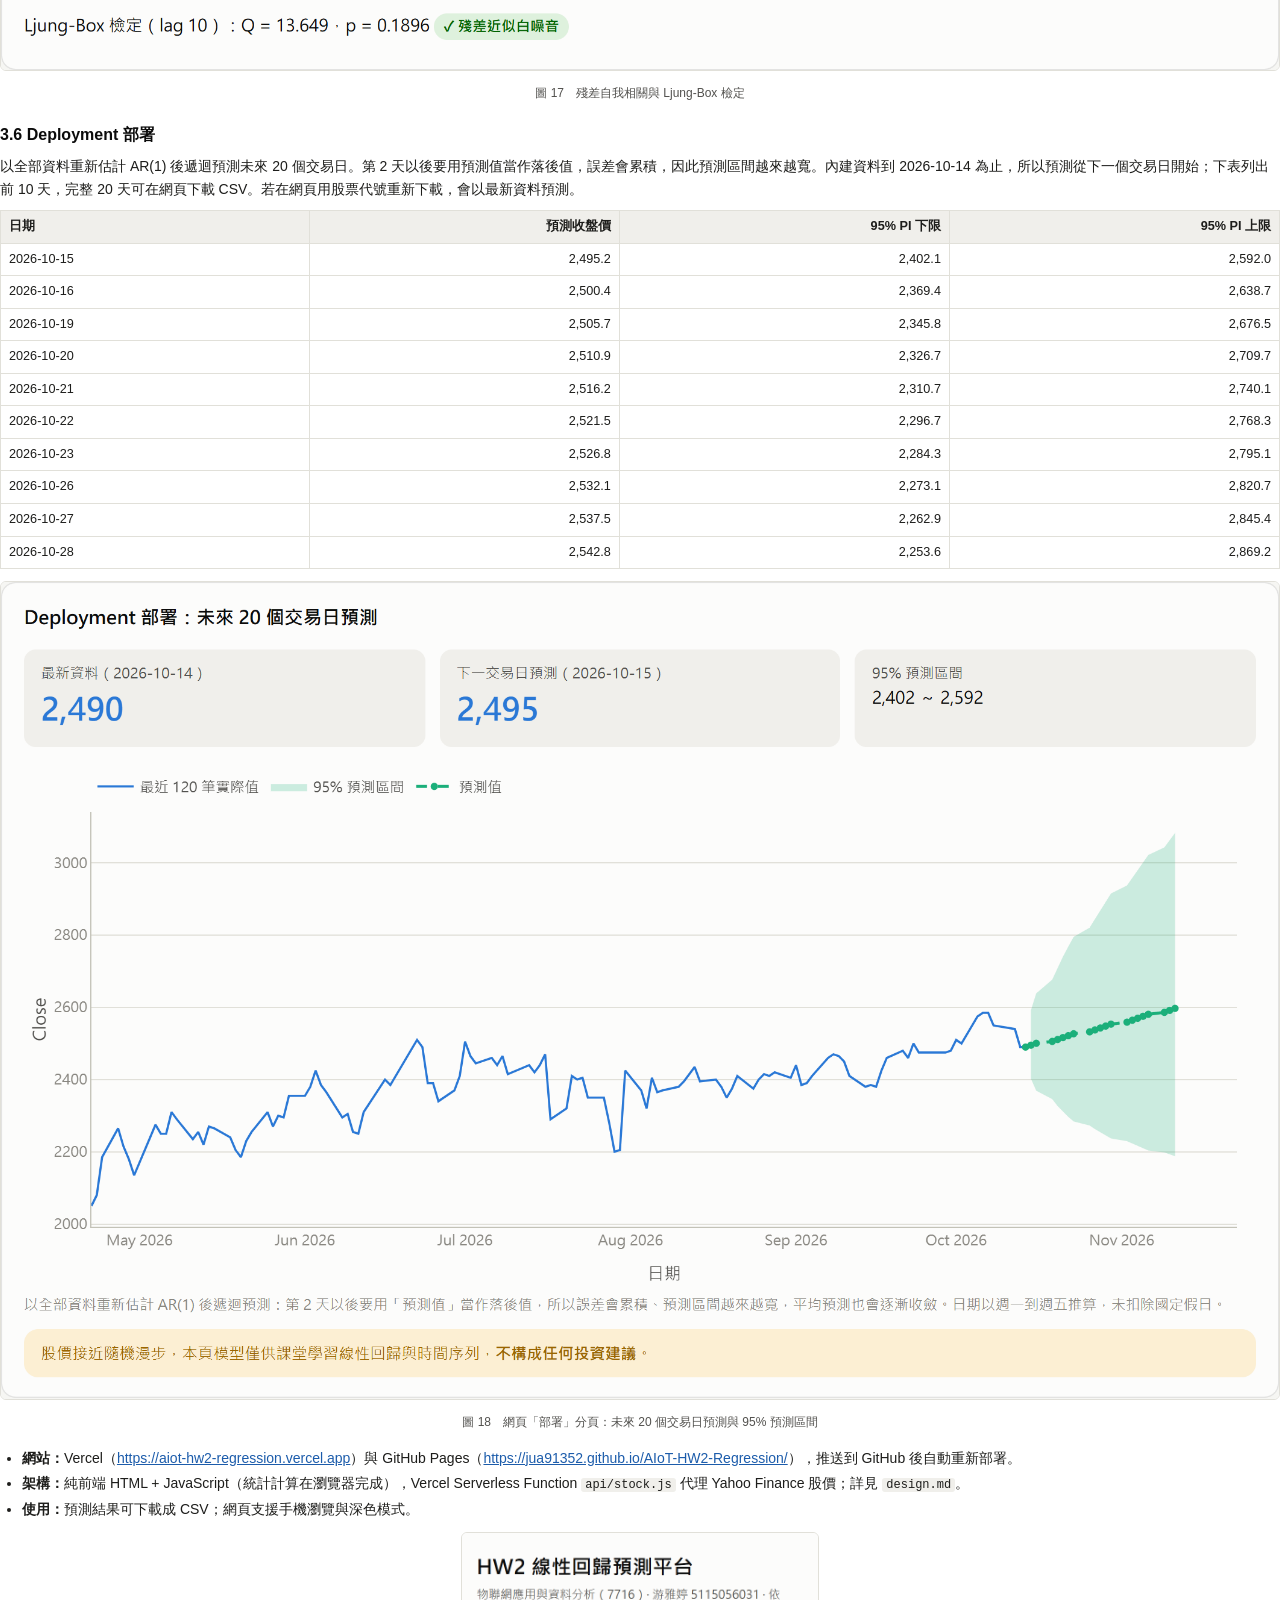
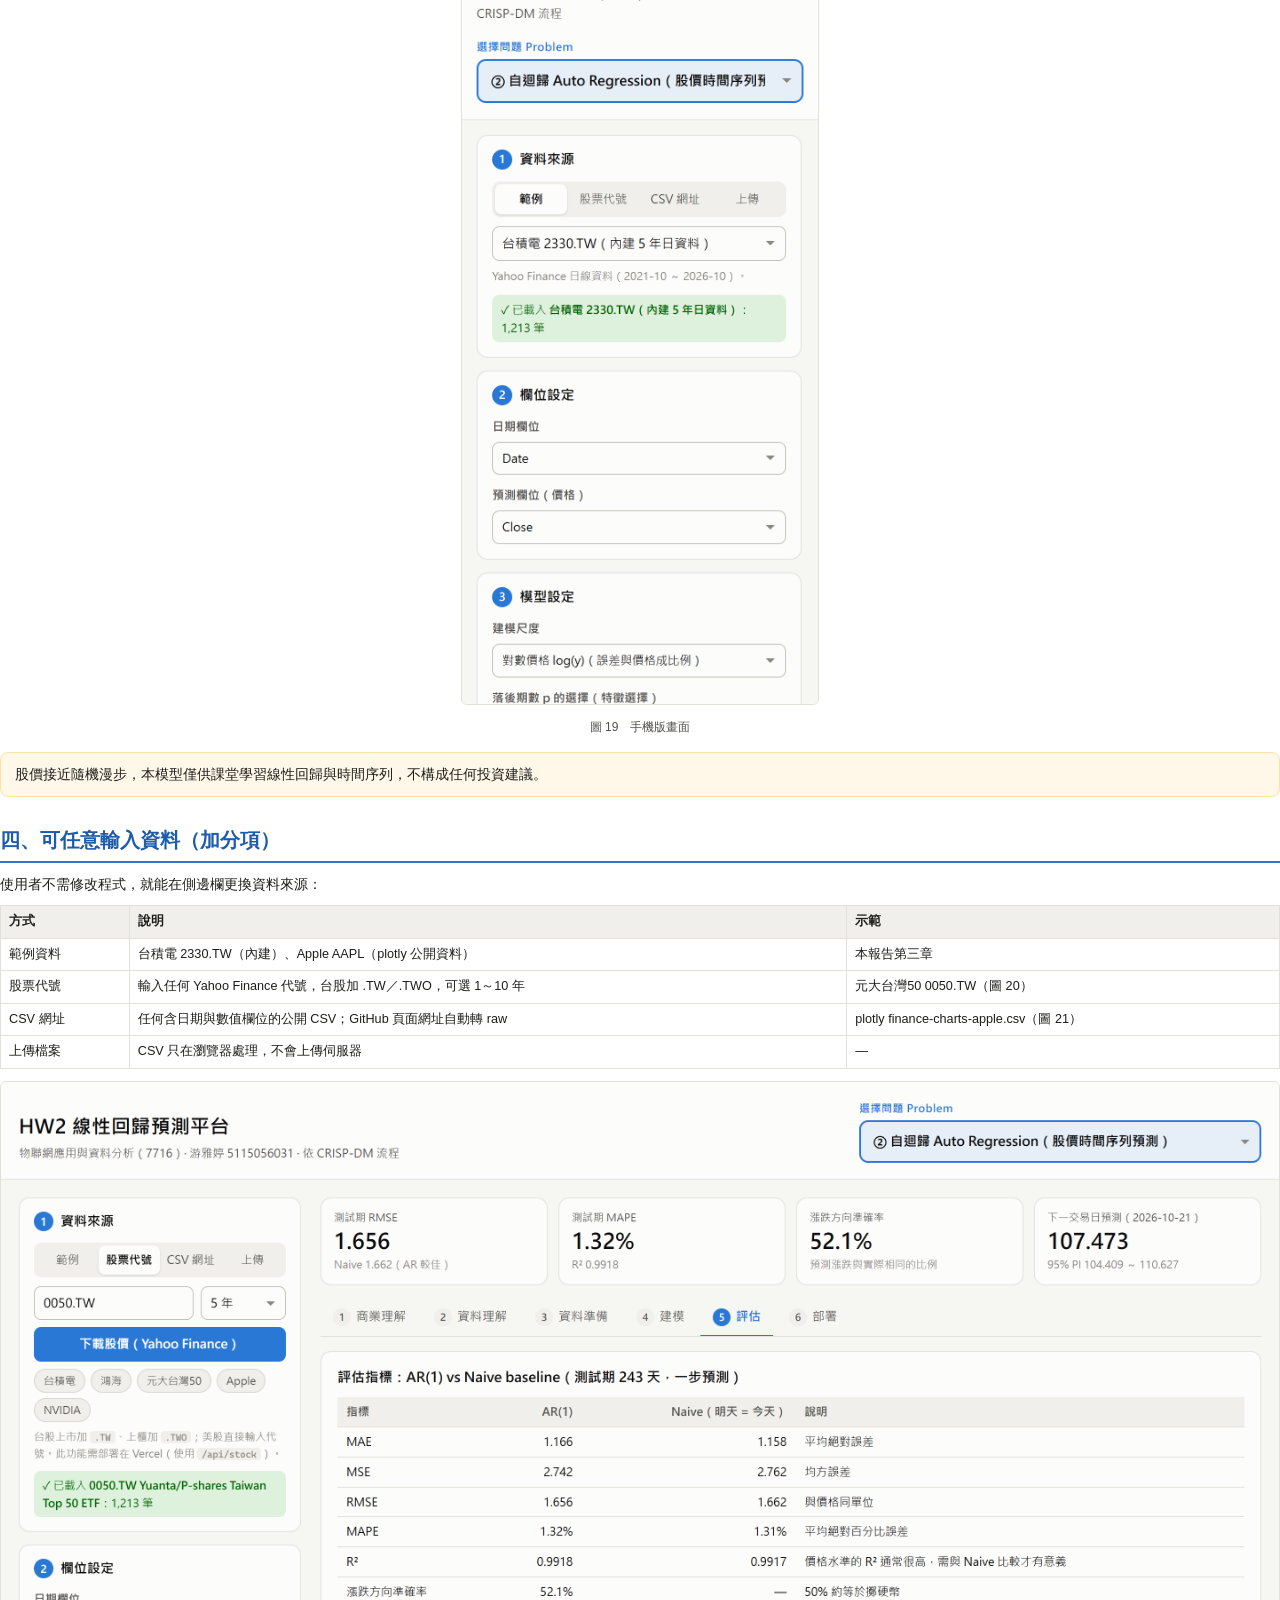
<file: report/report.html>
<!doctype html><html lang="zh-Hant"><head><meta charset="utf-8"><title>HW2 報告書 5115056031</title><style>
@page { size: A4; margin: 16mm 15mm 18mm; }
* { box-sizing: border-box; }
body { font-family: "Microsoft JhengHei", "Noto Sans TC", sans-serif; font-size: 10.5pt; line-height: 1.7; color: #1d1d1b; margin: 0; }
h1 { font-size: 24pt; line-height: 1.3; margin: 0 0 8px; color: #0b0b0b; }
h2 { font-size: 15pt; color: #1c5cab; border-bottom: 2px solid #2a78d6; padding-bottom: 4px; margin: 26px 0 10px; break-after: avoid; }
h3 { font-size: 12pt; color: #0b0b0b; margin: 18px 0 6px; break-after: avoid; }
p { margin: 6px 0; }
ul, ol { margin: 6px 0; padding-left: 22px; } li { margin: 2px 0; }
a { color: #1c5cab; word-break: break-all; }
code { font-family: Consolas, monospace; font-size: 9pt; background: #f0efeb; padding: 0 4px; border-radius: 3px; }
table { border-collapse: collapse; width: 100%; margin: 8px 0 12px; font-size: 9.5pt; break-inside: avoid; }
th, td { border: 1px solid #e1e0d9; padding: 5px 8px; text-align: left; vertical-align: top; }
th { background: #f0efeb; font-weight: bold; }
td.num, th.num { text-align: right; white-space: nowrap; font-variant-numeric: tabular-nums; }
figure { margin: 10px 0 14px; text-align: center; break-inside: avoid; }
figure img { border: 1px solid #e1e0d9; border-radius: 6px; max-width: 100%; }
figcaption { font-size: 9pt; color: #52514e; margin-top: 4px; }
.cover { height: 250mm; display: flex; flex-direction: column; break-after: page; }
.cover .tag { color: #2a78d6; font-weight: bold; letter-spacing: .08em; font-size: 11pt; }
.cover .sub { font-size: 13pt; color: #52514e; margin: 0 0 18px; }
.cover .meta { margin-top: auto; font-size: 11pt; line-height: 2; border-top: 1px solid #e1e0d9; padding-top: 12px; }
.cover img { width: 100%; border: 1px solid #e1e0d9; border-radius: 8px; margin: 10px 0; }
.box { background: #f4f8fd; border: 1px solid #cde2fb; border-radius: 8px; padding: 10px 14px; margin: 10px 0; break-inside: avoid; }
.warn { background: #fff8e8; border-color: #fbe3a6; }
.label { display: inline-block; background: #2a78d6; color: #fff; font-size: 9pt; font-weight: bold; padding: 1px 10px; border-radius: 999px; margin-right: 6px; vertical-align: middle; }
.label.nb { background: #1baf7a; }
.kpis { display: flex; gap: 8px; margin: 10px 0; }
.kpi { flex: 1; background: #f0efeb; border-radius: 8px; padding: 8px 10px; }
.kpi b { display: block; font-size: 15pt; color: #0b0b0b; }
.kpi span { font-size: 8.5pt; color: #52514e; }
.toc li { margin: 3px 0; }
.pb { break-before: page; }
.keep { break-inside: avoid; }
.ok { color: #006300; font-weight: bold; } .ng { color: #9a6500; font-weight: bold; }
blockquote { margin: 8px 0; padding: 8px 14px; border-left: 4px solid #1baf7a; background: #f3faf6; }
blockquote .nbh { font-weight: bold; color: #0b6b4a; margin-top: 10px; }
blockquote ul, blockquote ol { margin: 4px 0 6px; }
</style></head><body>
<section class="cover">
  <div class="tag">HW2：MULTIPLE LINEAR REGRESSION</div>
  <h1>線性回歸預測平台 報告書<br>自迴歸（Auto Regression）股價預測</h1>
  <p class="sub">依 CRISP-DM 流程｜互動網頁：下拉選單切換兩種問題、使用者可自行更換資料來源</p>
  <img src="figures/ar01_page.png">
  <div class="meta">
    課程：物聯網應用與資料分析（7716）<br>
    學生：游雅婷　學號：5115056031<br>
    網頁：<a href="https://aiot-hw2-regression.vercel.app">https://aiot-hw2-regression.vercel.app</a>（GitHub Pages：<a href="https://jua91352.github.io/AIoT-HW2-Regression/">https://jua91352.github.io/AIoT-HW2-Regression/</a>）<br>
    原始碼：<a href="https://github.com/jua91352/AIoT-HW2-Regression">https://github.com/jua91352/AIoT-HW2-Regression</a><br>
    日期：2026-10-22
  </div>
</section>

<h2>摘要</h2>
<div class="box">
<p>本作業製作一個可直接部署的互動式線性回歸預測平台：頁首下拉選單可切換「① 多元線性回歸」與「② 自迴歸 Auto Regression」兩種問題，使用者可用範例資料、股票代號、任意 CSV 網址或上傳檔案更換資料來源，所有統計計算都在瀏覽器中完成，並部署於 Vercel 與 GitHub Pages。</p>
<p>本報告以問題 ② 為主：以台積電（2330.TW）1,213 個交易日的收盤價，依 CRISP-DM 建立 AR(p) 模型。以 AIC／BIC 選擇落後期數（特徵選擇）得到 AR(1)，估計係數 φ₁ = 1.0006，顯示股價接近隨機漫步。測試期（2025-10-14 ～ 2026-10-14，243 天）一步預測 RMSE = 41.762，略優於 Naive 基準的 41.908；改用對數價格建模後，95% 預測區間的實際涵蓋率從 63.8% 提升到 94.2%。</p>
</div>

<h3>目錄</h3>
<ol class="toc">
  <li>作業需求對照</li><li>平台概觀</li><li>CRISP-DM：自迴歸股價預測（主體）</li><li>可任意輸入資料（加分項）</li>
  <li>問題 ①：多元線性回歸（簡述）</li><li>主流解法比較</li><li>NotebookLM 摘要</li><li>GPT 輔助內容</li>
  <li>數值正確性驗證</li><li>結論與限制</li>
</ol>

<h2 class="pb">一、作業需求對照</h2>
<table><thead><tr><th class="">作業要求</th><th class="">本作業的做法</th><th class="">報告位置</th></tr></thead><tbody><tr><td class="">加分 +1：下拉視窗呈現兩種 problem</td><td class="">頁首「選擇問題 Problem」：① 多元線性回歸、② 自迴歸 Auto Regression</td><td class="">第二章、圖 1</td></tr><tr><td class="">加分 +2：可任意輸入 Dataset</td><td class="">範例資料／股票代號／任意 CSV 網址／上傳檔案；50_Startups 網址實測</td><td class="">第四章</td></tr><tr><td class="">線性回歸：單純、多元或 Auto Regression</td><td class="">主體為 AR(p)（以落後值為特徵的多元線性回歸）；問題 ① 為 MLR</td><td class="">第三章、第五章</td></tr><tr><td class="">Kaggle 資料集、特徵 > 13、標示來源</td><td class="">問題 ①：Kaggle Predict the Flood，20 個特徵，附連結</td><td class="">第五章</td></tr><tr><td class="">特徵選擇 Feature Selection</td><td class="">AR：以 AIC／BIC 選擇落後期數 p；MLR：4 種方法＋CV</td><td class="">3.4 節</td></tr><tr><td class="">模型評估 Model Evaluation</td><td class="">MAE、MSE、RMSE、MAPE、R²、方向準確率、Ljung-Box；與 Naive 比較</td><td class="">3.5 節</td></tr><tr><td class="">預測圖＋信賴區間或預測區間</td><td class="">測試期一步預測＋95% CI／PI；未來 20 日預測＋95% PI</td><td class="">圖 13、14、18</td></tr><tr><td class="">CRISP-DM 六步驟</td><td class="">網頁六個分頁；本報告第三章逐步說明</td><td class="">第三章</td></tr><tr><td class="">GitHub + web</td><td class=""><a href="https://github.com/jua91352/AIoT-HW2-Regression">https://github.com/jua91352/AIoT-HW2-Regression</a><br><a href="https://aiot-hw2-regression.vercel.app">https://aiot-hw2-regression.vercel.app</a></td><td class="">3.6 節</td></tr><tr><td class="">NotebookLM 摘要、GPT 輔助內容</td><td class="">股價預測摘要（第七章）、洪水預測摘要（5.1 節）；GPT 輔助內容（第八章）；AI 對話紀錄 PDF 另行上傳</td><td class="">第七、八章、5.1 節</td></tr></tbody></table>

<h2 class="pb">二、平台概觀</h2>
<p>網頁分成三個區塊：頁首右側是<b>問題下拉選單</b>；左側是資料來源、欄位設定、模型設定；主畫面依 CRISP-DM 分成六個分頁，最上方的指標卡顯示測試期 RMSE、MAPE、漲跌方向準確率與下一交易日預測。</p>
<figure><img src="figures/ar01_page.png" style="width:100%"><figcaption>圖 1　問題 ② 自迴歸的首頁：頁首下拉選單切換兩種問題、左側可更換資料來源</figcaption></figure>
<p>多元線性回歸（問題 ①）已於 DIC2 繳交過一個版本，本報告只在第五章簡述，主體為自迴歸。</p>

<h2 class="pb">三、CRISP-DM：自迴歸股價預測</h2>

<h3>3.1 Business Understanding 商業理解</h3>
<ul>
  <li><b>問題：</b>用過去 p 個交易日的收盤價，預測下一個交易日的收盤價，並往後預測 20 個交易日、附上預測區間。</li>
  <li><b>模型：</b>自迴歸 AR(p)：y<sub>t</sub> = c + φ₁y<sub>t−1</sub> + … + φ<sub>p</sub>y<sub>t−p</sub> + ε<sub>t</sub>。本質上是把「前幾天的價格」當成特徵的多元線性回歸，因此可以沿用 OLS、信賴區間與預測區間。</li>
  <li><b>使用者與決策：</b>學生與投資人了解價格的慣性與不確定性；預測區間用來評估合理價格範圍與風險，而不是買賣訊號。</li>
  <li><b>成功標準：</b>測試期 RMSE 低於 Naive 基準（明天價格 = 今天價格）；95% 預測區間的實際涵蓋率接近 95%。</li>
</ul>
<figure><img src="figures/ar02_business.png" style="width:100%"><figcaption>圖 2　網頁「商業理解」分頁</figcaption></figure>

<h3>3.2 Data Understanding 資料理解</h3>
<ul>
  <li><b>資料來源：</b>Yahoo Finance 台積電 2330.TW 日線資料（<a href="https://finance.yahoo.com/quote/2330.TW/history">finance.yahoo.com/quote/2330.TW</a>），由本平台的 <code>/api/stock</code> 下載並內建於網站。</li>
  <li><b>期間：</b>2021-10-14 ～ 2026-10-14，共 1,213 個交易日；欄位為 Date、Open、High、Low、Close、Adj Close、Volume，預測目標為 Close。</li>
  <li><b>走勢：</b>收盤價從 573 元漲到 2,490 元；測試期第一天為 1,425 元，測試期內上漲約 75%。</li>
  <li><b>自我相關：</b>ACF 緩慢遞減、PACF 在第 1 期之後落入信賴界線內 → 價格具強烈慣性且非定態，適合從 AR(1) 開始建模。</li>
</ul>
<figure><img src="figures/ar03_price.png" style="width:100%"><figcaption>圖 3　台積電收盤價 K 線圖（紅漲綠跌，可拖曳縮放）</figcaption></figure>
<figure><img src="figures/ar04_acf_pacf.png" style="width:100%"><figcaption>圖 4　ACF 與 PACF：ACF 緩慢遞減、PACF 在 lag 1 截斷</figcaption></figure>
<figure><img src="figures/ar05_returns.png" style="width:100%"><figcaption>圖 5　日報酬率分布與最近 10 筆資料</figcaption></figure>

<h3>3.3 Data Preparation 資料準備</h3>
<ol>
  <li>解析日期並由舊到新排序；移除缺失與重複日期（本資料皆為 0 筆）。</li>
  <li><b>對數轉換：</b>以 log(Close) 建模。價格越高、每日波動的金額越大；取對數後誤差變成百分比尺度，變異數較穩定，預測完再以 exp() 轉回價格。</li>
  <li><b>建立落後特徵：</b>第 t 天的特徵為前 1～p 天的值。</li>
  <li><b>依時間切分、不打亂順序：</b>訓練期 970 天（2021-10-14 ～ 2025-10-13），測試期 243 天（2025-10-14 ～ 2026-10-14），避免用未來資料預測過去。</li>
</ol>
<figure><img src="figures/ar06_prep_steps.png" style="width:100%"><figcaption>圖 6　網頁「資料準備」分頁的步驟說明</figcaption></figure>
<figure><img src="figures/ar07_lag_matrix.png" style="width:100%"><figcaption>圖 7　落後特徵矩陣（前 6 筆）</figcaption></figure>
<figure><img src="figures/ar08_split.png" style="width:100%"><figcaption>圖 8　訓練期（藍）與測試期（橘）</figcaption></figure>

<h3>3.4 Modeling 建模（含特徵選擇）</h3>
<p><b>特徵選擇＝選擇落後期數 p。</b>在訓練期對 p = 1～30 分別配適 AR(p)，使用相同的樣本區間比較 AIC 與 BIC。對數尺度下 AIC 與 BIC 都在 <b>p = 1</b> 最小；原始價格尺度下 AIC 選 p = 10、BIC 選 p = 1。BIC 懲罰較重、偏好簡單模型；兩種尺度的 BIC 都支持 AR(1)。</p>
<figure><img src="figures/ar09_lag_text.png" style="width:100%"><figcaption>圖 9　網頁「建模」分頁：落後期數選擇說明</figcaption></figure>
<figure><img src="figures/ar10_lag_selection.png" style="width:100%"><figcaption>圖 10　AIC／BIC 與測試期 RMSE 隨落後期數的變化</figcaption></figure>
<div class="keep"><p><b>AR(1) 估計結果（訓練期，對數價格）：</b></p>
<table><thead><tr><th class="">變數</th><th class="num">係數</th><th class="num">標準誤</th><th class="num">t 值</th><th class="num">p 值</th><th class="num">95% CI 下限</th><th class="num">95% CI 上限</th></tr></thead><tbody><tr><td class="">截距 const</td><td class="num">-0.003016</td><td class="num">0.012497</td><td class="num">-0.24</td><td class="num">0.8094</td><td class="num">-0.027541</td><td class="num">0.021509</td></tr><tr><td class="">log y(t−1)</td><td class="num">1.000604</td><td class="num">0.001910</td><td class="num">523.99</td><td class="num">&lt; 1e-16</td><td class="num">0.996857</td><td class="num">1.004352</td></tr></tbody></table></div>
<p>φ₁ = 1.0006（95% CI 0.9969 ～ 1.0044，涵蓋 1），截距不顯著（p = 0.8094）。這表示 log 價格幾乎是「昨天的值 + 隨機誤差」，也就是隨機漫步；殘差標準差 σ = 0.0192，相當於每日約 1.92% 的波動。訓練期 R² = 0.9965 很高，是因為價格水準本身的慣性，不代表能預測漲跌。</p>
<figure><img src="figures/ar11_ar_table.png" style="width:100%"><figcaption>圖 11　網頁上的 AR 迴歸係數表</figcaption></figure>

<h3>3.5 Evaluation 評估</h3>
<p>測試期採「一步預測」：每天都用真實的前 p 天價格預測隔天，與 Naive 基準比較，並列出原始價格尺度的 AR(10) 作為對照。</p>
<table><thead><tr><th class="">指標</th><th class="num">AR(1)，對數價格（採用）</th><th class="num">Naive（明天 = 今天）</th><th class="num">AR(10)，原始價格</th></tr></thead><tbody><tr><td class="">MAE</td><td class="num">30.858</td><td class="num">30.802</td><td class="num">30.395</td></tr><tr><td class="">MSE</td><td class="num">1,744</td><td class="num">1,756</td><td class="num">1,701</td></tr><tr><td class="">RMSE</td><td class="num">41.762</td><td class="num">41.908</td><td class="num">41.247</td></tr><tr><td class="">MAPE</td><td class="num">1.53%</td><td class="num">1.53%</td><td class="num">1.51%</td></tr><tr><td class="">R²</td><td class="num">0.9883</td><td class="num">0.9882</td><td class="num">0.9886</td></tr><tr><td class="">漲跌方向準確率</td><td class="num">52.8%</td><td class="num">—</td><td class="num">58.5%</td></tr><tr><td class="">95% 預測區間涵蓋率</td><td class="num"><span class="ok">94.2%</span></td><td class="num">—</td><td class="num"><span class="ng">63.8%</span></td></tr></tbody></table>
<ul>
  <li><b>準確度：</b>AR(1) 的 RMSE 比 Naive 低 0.35%，差距很小，符合「股價接近隨機漫步、難以贏過 Naive」的理論。原始價格的 AR(10) RMSE 略低（41.247），方向準確率 58.5%。</li>
  <li><b>不確定性：</b>原始價格模型的 95% 預測區間只涵蓋 63.8% 的測試期天數——測試期股價從 1,425 漲到 2,490 元，每日波動的金額變大，用早期資料估計的誤差太小。對數價格模型的涵蓋率為 94.2%，接近 95%，因此網頁預設採用對數尺度。</li>
  <li><b>殘差檢定：</b>Ljung-Box（lag 10）Q = 13.65，p = 0.190 &gt; 0.05，殘差近似白噪音，AR(1) 已捕捉到可用的自我相關。</li>
</ul>
<figure><img src="figures/ar12_metrics.png" style="width:100%"><figcaption>圖 12　網頁「評估」分頁：AR 與 Naive 的指標比較（對數價格）</figcaption></figure>
<figure><img src="figures/ar13_prediction.png" style="width:100%"><figcaption>圖 13　預測圖：歷史價格、測試期一步預測（橘）與未來 20 日預測（綠），色帶為 95% 預測區間</figcaption></figure>
<figure><img src="figures/ar14_test_interval.png" style="width:100%"><figcaption>圖 14　測試期放大：深色帶 = 95% 信賴區間（平均值）、淺色帶 = 95% 預測區間（單日價格）</figcaption></figure>
<figure><img src="figures/ar19_metrics_level.png" style="width:100%"><figcaption>圖 15　對照：改用原始價格建模時，95% 預測區間涵蓋率只有約 64%</figcaption></figure>
<figure><img src="figures/ar15_residuals.png" style="width:100%"><figcaption>圖 16　訓練期殘差的時間序列與分布（log 尺度）</figcaption></figure>
<figure><img src="figures/ar16_resid_acf.png" style="width:100%"><figcaption>圖 17　殘差自我相關與 Ljung-Box 檢定</figcaption></figure>

<h3>3.6 Deployment 部署</h3>
<p>以全部資料重新估計 AR(1) 後遞迴預測未來 20 個交易日。第 2 天以後要用預測值當作落後值，誤差會累積，因此預測區間越來越寬。內建資料到 2026-10-14 為止，所以預測從下一個交易日開始；下表列出前 10 天，完整 20 天可在網頁下載 CSV。若在網頁用股票代號重新下載，會以最新資料預測。</p>
<table><thead><tr><th class="">日期</th><th class="num">預測收盤價</th><th class="num">95% PI 下限</th><th class="num">95% PI 上限</th></tr></thead><tbody><tr><td class="">2026-10-15</td><td class="num">2,495.2</td><td class="num">2,402.1</td><td class="num">2,592.0</td></tr><tr><td class="">2026-10-16</td><td class="num">2,500.4</td><td class="num">2,369.4</td><td class="num">2,638.7</td></tr><tr><td class="">2026-10-19</td><td class="num">2,505.7</td><td class="num">2,345.8</td><td class="num">2,676.5</td></tr><tr><td class="">2026-10-20</td><td class="num">2,510.9</td><td class="num">2,326.7</td><td class="num">2,709.7</td></tr><tr><td class="">2026-10-21</td><td class="num">2,516.2</td><td class="num">2,310.7</td><td class="num">2,740.1</td></tr><tr><td class="">2026-10-22</td><td class="num">2,521.5</td><td class="num">2,296.7</td><td class="num">2,768.3</td></tr><tr><td class="">2026-10-23</td><td class="num">2,526.8</td><td class="num">2,284.3</td><td class="num">2,795.1</td></tr><tr><td class="">2026-10-26</td><td class="num">2,532.1</td><td class="num">2,273.1</td><td class="num">2,820.7</td></tr><tr><td class="">2026-10-27</td><td class="num">2,537.5</td><td class="num">2,262.9</td><td class="num">2,845.4</td></tr><tr><td class="">2026-10-28</td><td class="num">2,542.8</td><td class="num">2,253.6</td><td class="num">2,869.2</td></tr></tbody></table>
<figure><img src="figures/ar17_forecast.png" style="width:100%"><figcaption>圖 18　網頁「部署」分頁：未來 20 個交易日預測與 95% 預測區間</figcaption></figure>
<ul>
  <li><b>網站：</b>Vercel（<a href="https://aiot-hw2-regression.vercel.app">https://aiot-hw2-regression.vercel.app</a>）與 GitHub Pages（<a href="https://jua91352.github.io/AIoT-HW2-Regression/">https://jua91352.github.io/AIoT-HW2-Regression/</a>），推送到 GitHub 後自動重新部署。</li>
  <li><b>架構：</b>純前端 HTML + JavaScript（統計計算在瀏覽器完成），Vercel Serverless Function <code>api/stock.js</code> 代理 Yahoo Finance 股價；詳見 <code>design.md</code>。</li>
  <li><b>使用：</b>預測結果可下載成 CSV；網頁支援手機瀏覽與深色模式。</li>
</ul>
<figure><img src="figures/ar22_mobile.png" style="width:28%"><figcaption>圖 19　手機版畫面</figcaption></figure>
<div class="box warn">股價接近隨機漫步，本模型僅供課堂學習線性回歸與時間序列，不構成任何投資建議。</div>

<h2 class="pb">四、可任意輸入資料（加分項）</h2>
<p>使用者不需修改程式，就能在側邊欄更換資料來源：</p>
<table><thead><tr><th class="">方式</th><th class="">說明</th><th class="">示範</th></tr></thead><tbody><tr><td class="">範例資料</td><td class="">台積電 2330.TW（內建）、Apple AAPL（plotly 公開資料）</td><td class="">本報告第三章</td></tr><tr><td class="">股票代號</td><td class="">輸入任何 Yahoo Finance 代號，台股加 .TW／.TWO，可選 1～10 年</td><td class="">元大台灣50 0050.TW（圖 20）</td></tr><tr><td class="">CSV 網址</td><td class="">任何含日期與數值欄位的公開 CSV；GitHub 頁面網址自動轉 raw</td><td class="">plotly finance-charts-apple.csv（圖 21）</td></tr><tr><td class="">上傳檔案</td><td class="">CSV 只在瀏覽器處理，不會上傳伺服器</td><td class="">—</td></tr></tbody></table>
<figure><img src="figures/ar20_ticker.png" style="width:100%"><figcaption>圖 20　輸入股票代號 0050.TW 後自動下載並重新建模</figcaption></figure>
<figure><img src="figures/ar21_csv_url.png" style="width:100%"><figcaption>圖 21　貼上 Apple 股價 CSV 網址，自動辨識日期與收盤價欄位</figcaption></figure>
<p>問題 ① 也可輸入任意 CSV 網址。以老師指定的 50_Startups 為例（圖 22），系統自動把 State 做 one-hot、以交叉驗證選出 2 個特徵（R&D Spend、Marketing Spend），測試集 R² = 0.9464；係數為 R&amp;D Spend 0.8145、Marketing Spend 0.02474。</p>
<figure><img src="figures/mlr03_custom_url.png" style="width:100%"><figcaption>圖 22　問題 ①：貼上 50_Startups.csv 網址即可完成特徵選擇與建模</figcaption></figure>

<h2 class="pb">五、問題 ①：多元線性回歸（簡述，詳見 DIC2）</h2>
<p>資料集為 Kaggle Playground Series S4E5「Predict the Flood」（<a href="https://www.kaggle.com/competitions/playground-series-s4e5">https://www.kaggle.com/competitions/playground-series-s4e5</a>），20 個洪水風險因子預測洪水機率，符合「特徵 &gt; 13」的要求；網頁使用訓練集隨機抽樣 20,000 筆，訓練／測試 = 16,000／4,000。</p>
<table><thead><tr><th class="">特徵選擇方法</th><th class="">類型</th><th class="num">CV 最佳 k</th><th class="">前 3 名特徵</th><th class="num">計算時間</th></tr></thead><tbody><tr><td class="">SelectKBest（F 檢定）</td><td class="">Filter 過濾法</td><td class="num">20</td><td class="">TopographyDrainage、MonsoonIntensity、DamsQuality…</td><td class="num">15 ms</td></tr><tr><td class="">RFE 遞迴特徵消除</td><td class="">Wrapper 包裝法</td><td class="num">20</td><td class="">TopographyDrainage、MonsoonIntensity、RiverManagement…</td><td class="num">49 ms</td></tr><tr><td class="">Forward Selection 前向逐步選擇</td><td class="">Wrapper 包裝法</td><td class="num">20</td><td class="">TopographyDrainage、MonsoonIntensity、RiverManagement…</td><td class="num">56 ms</td></tr><tr><td class="">Lasso（L1 正則化）</td><td class="">Embedded 嵌入法</td><td class="num">20</td><td class="">TopographyDrainage、MonsoonIntensity、DamsQuality…</td><td class="num">39 ms</td></tr></tbody></table>
<p>四種方法都選出全部 20 個特徵：每個特徵與目標的相關係數都只有 0.162～0.197、標準化係數幾乎相同，缺一不可（只用 5 個特徵時測試 R² 僅 0.177）。OLS 測試集 R² = 0.8434、RMSE = 0.02003，95% 預測區間涵蓋率 94.75%。</p>
<figure><img src="figures/mlr02_prediction_interval.png" style="width:100%"><figcaption>圖 23　問題 ① 測試集預測圖＋95% 信賴區間／預測區間</figcaption></figure>
<div class="keep">
<h3>5.1 <span class="label nb">NotebookLM 摘要</span>Kaggle 洪水預測的同主題解法</h3>
<p>以 NotebookLM 研究網路上 Kaggle Playground Series S4E5（Predict the Flood）的同主題解法，摘要如下：</p>
<blockquote><p>在 Kaggle S4E5 洪水預測競賽中，單純多元線性回歸展現出驚人的基準表現，因目標值主要由特徵總和決定，僅靠線性擬合即可達到 0.845 的 R² 分數，優於未經特徵工程的原始樹狀模型；但其限制在於無法捕捉細微的非線性殘差與交互作用，導致分數到達瓶頸。社群隨後發現此資料結構，開發出關鍵的列級特徵工程，包含計算特徵總和（fsum）、按數值大小對列特徵進行排序，以及計算列標準差、極值與高於閾值的特徵數量等統計量。</p><p>前幾名優勝解法進一步結合 CatBoost、XGBoost、LightGBM 與 AutoGluon 等多元模型，並利用 Ridge 或 Lasso 回歸對多組折外預測（OOF）進行加權集成，成功將 R² 分數提升至 0.869 以上。這給予使用多元線性回歸的學生重要啟示：線性模型是快速驗證全局規律與建立強大 Baseline 的優良起點，但若要達到極致預測精度，仍需深入進行 EDA，結合列統計特徵開發與多模型集成，才能補足單一線性模型的侷限。</p></blockquote>
</div>

<h2>六、主流解法比較</h2>
<h3>6.1 股價預測（問題 ②）</h3>
<table><thead><tr><th class="">方法</th><th class="">做法</th><th class="">與本作業的關係</th></tr></thead><tbody><tr><td class="">Naive／隨機漫步</td><td class="">明天價格 = 今天價格</td><td class="">股價預測的標準基準；本作業 AR(1) 只略優於它</td></tr><tr><td class="">AR／ARIMA（Box-Jenkins）</td><td class="">以落後值（及差分、移動平均項）建模</td><td class="">本作業採用 AR(p)，以 AIC／BIC 選階數</td></tr><tr><td class="">GARCH 類模型</td><td class="">讓誤差變異數隨時間變化</td><td class="">可改善波動度變大時預測區間偏窄的問題（3.5 節）</td></tr><tr><td class="">機器學習（LSTM、XGBoost 等）</td><td class="">以大量技術指標或序列特徵訓練非線性模型</td><td class="">網路上常見，但樣本外常難以穩定贏過 Naive；超出「線性回歸」範圍</td></tr></tbody></table>
<p>本作業的結果（φ₁ ≈ 1、RMSE 與 Naive 幾乎相同）與效率市場假說的看法一致：只用過去價格很難預測明天的漲跌；線性模型的價值在於提供可解釋的基準與合理的預測區間。</p>
<h3>6.2 Kaggle 洪水預測（問題 ①）</h3>
<table><thead><tr><th class="">模型</th><th class="">類型</th><th class="num">R²</th></tr></thead><tbody><tr><td class="">本平台：MLR（OLS，瀏覽器，抽樣 20,000 筆）</td><td class="">線性</td><td class="num">0.8434</td></tr><tr><td class="">MLR（OLS，20 個特徵）</td><td class="">線性</td><td class="num">0.8449</td></tr><tr><td class="">MLR + 列統計特徵工程</td><td class="">線性</td><td class="num">0.8658</td></tr><tr><td class="">HistGradientBoosting（原始特徵）</td><td class="">樹模型</td><td class="num">0.8355</td></tr><tr><td class="">HistGradientBoosting + 特徵工程</td><td class="">樹模型</td><td class="num">0.8689</td></tr><tr><td class="">Kaggle 前幾名（CatBoost／XGBoost／LightGBM 集成）</td><td class="">集成</td><td class="num">≈ 0.869</td></tr></tbody></table>
<p>Python 版數據取自 1014 版分析（Kaggle 全部 1,117,957 筆，20% holdout）。線性模型已達 0.845，加入列統計特徵或樹模型集成可再提升到約 0.869。</p>

<h2 class="pb">七、<span class="label nb">NotebookLM 摘要</span>股價預測的同主題解法</h2>
<p>使用 NotebookLM 研究網路上以時間序列預測股價的同主題解法，請它比較主流方法、說明 AR 為何難以贏過 Naive，並給出建議。摘要如下（保留原文，只把公式改為一般寫法）：</p>
<blockquote class="nb"><p>以下為您整理的時間序列股價預測主流方法比較與分析摘要：</p><p class="nbh">1. 主流預測方法比較</p><ul><li><b>Naive／隨機漫步基準</b>：做法為假設明日股價等於今日股價 (Ŷ<sub>t+1</sub> = Y<sub>t</sub>)。優點是極簡且零參數，完全無過擬合風險；缺點是無法預測趨勢轉折或波幅。</li><li><b>AR／ARIMA</b>：利用歷史價格（自迴歸 AR）與殘差（移動平均 MA）捕獲線性規律。優點是理論完備、適合平穩序列；缺點是無法處理非線性動態，面對非平穩股價易退化。</li><li><b>GARCH</b>：針對條件變異數建模，專注於捕捉金融市場的「波動聚集（Volatility Clustering）」現象。優點是精準評估風險與波動度，缺點是其預測標的為波動率而非價格方向。</li><li><b>LSTM (機器學習)</b>：透過門控機制學習非線性長短期依賴。優點是擬合能力強；缺點是需要大量數據、容易過擬合高噪音股價、模型為黑盒子且常見預測滯後（Lagging）。</li></ul><p class="nbh">2. 為什麼 AR 很難贏過 Naive 基準？</p><p>根據效率市場假說（EMH），股價價格序列近似隨機漫步，其報酬率自相關性極低且高噪音。若直接對非平穩的原始股價建立 AR 模型，參數會趨近於 1，實際退化為 Naive 模型；若對差分後的平穩報酬率建模，由於信躁比極低，估計出的 AR 參數多為樣本雜訊（過擬合），使得樣本外（Out-of-Sample）預測誤差往往大於零參數的 Naive 基準。</p><p class="nbh">3. 給用「線性回歸」預測股價學生的建議</p><ol><li><b>切勿直接預測原始股價</b>：原始股價是非平穩序列，直接做 OLS 迴歸會產生「偽迴歸（Spurious Regression）」及虛高 R² 的假象。</li><li><b>改為預測「報酬率」或「漲跌方向」</b>：將數據轉換為平穩序列後，再結合技術指標或總體經濟特徵進行預測。</li><li><b>務必以 Naive Model 為對照組</b>：採用滾動式樣本外驗證（Rolling Walk-Forward），並比較其 RMSE/MAE 是否真的擊敗簡單的 Naive Baseline。</li></ol></blockquote>
<h3>7.2 與本作業結果的對照</h3>
<table><thead><tr><th class="">NotebookLM 摘要的論點</th><th class="">本作業的結果</th></tr></thead><tbody><tr><td class="">對非平穩股價建立 AR 模型，參數會趨近 1、退化為 Naive</td><td class="">AR(1) 的 φ₁ = 1.0006（95% CI 0.9969 ～ 1.0044，涵蓋 1）；測試期 RMSE 41.762，與 Naive 的 41.908 幾乎相同，完全吻合。對數價格的一階差分就是報酬率，φ₁ ≈ 1 代表報酬率接近白噪音（Ljung-Box p = 0.190）</td></tr><tr><td class="">直接預測原始股價會出現偽迴歸與虛高的 R²</td><td class="">訓練期 R² = 0.9965、測試期 R² = 0.9883 都很高，但 Naive 的 R² 也有 0.9882；因此本報告以 Naive 為主要比較基準，不以 R² 判斷模型好壞</td></tr><tr><td class="">GARCH 能捕捉「波動聚集」、評估風險</td><td class="">原始價格模型的 95% 預測區間涵蓋率只有 63.8%；改用對數價格後為 94.2%，但換成 0050.TW 仍只有約 88%，顯示波動度會隨時間改變，GARCH 類模型是下一步</td></tr><tr><td class="">務必以 Naive 為對照組，並採滾動式樣本外驗證</td><td class="">本作業已以 Naive 為對照組，並依時間切分、每天用真實歷史值做一步預測；尚未做多個起點的滾動驗證，列為未來改進</td></tr><tr><td class="">改為預測報酬率或漲跌方向</td><td class="">網頁已計算漲跌方向準確率（52.8%，接近擲硬幣）；以報酬率為目標並加入技術指標的模型列為未來改進</td></tr></tbody></table>

<h2>八、<span class="label">GPT 輔助內容</span>AI 協助說明</h2>
<p>本作業使用 AI 助理 <b>Claude Code（Anthropic Claude）</b>協助完成。完整對話過程已匯出為 PDF（<code>5115056031_hw2_AI對話紀錄.pdf</code>），另行上傳至 iLearning。</p>
<table><thead><tr><th class="">項目</th><th class="">由誰決定／完成</th></tr></thead><tbody><tr><td class="">作業需求解讀（讀取 iLearning 作業頁與 Notion 補充）</td><td class="">AI 讀取整理，學生確認</td></tr><tr><td class="">不使用 Streamlit，改為可部署到 GitHub／Vercel 的純前端網頁</td><td class="">學生決定</td></tr><tr><td class="">兩種 problem 的設計（多元線性回歸＋課堂教的股價自迴歸）</td><td class="">AI 提案，學生採用</td></tr><tr><td class="">統計核心、網頁介面、圖表、股價 API 的程式碼</td><td class="">AI 撰寫</td></tr><tr><td class="">數值正確性驗證（與 Python statsmodels 對照）</td><td class="">AI 執行</td></tr><tr><td class="">部署方式（GitHub + Vercel）與 repo 名稱</td><td class="">學生決定</td></tr><tr><td class="">依最新作業需求複查、決定報告以自迴歸為主</td><td class="">學生決定</td></tr><tr><td class="">本報告書、design.md、資訊圖表</td><td class="">AI 依網頁實際執行結果撰寫，學生審閱</td></tr></tbody></table>

<div class="keep"><h2>九、數值正確性驗證</h2>
<p>統計方法全部以 JavaScript 自行實作，因此逐項與 Python statsmodels 對照：</p>
<table><thead><tr><th class="">項目</th><th class="">測試資料</th><th class="">結果</th></tr></thead><tbody><tr><td class="">AR(3) 係數與 5 步預測區間</td><td class="">台積電 2330.TW 收盤價</td><td class="">與 <code>AutoReg(...).get_prediction()</code> 一致</td></tr><tr><td class="">OLS 係數、標準誤、p 值、R²、F、AIC、BIC</td><td class="">50_Startups 全資料（含 State one-hot）</td><td class="">完全一致</td></tr><tr><td class="">新資料點的信賴區間與預測區間</td><td class="">同上</td><td class="">一致（小數點後 3 位內）</td></tr><tr><td class="">Durbin-Watson、Jarque-Bera、Breusch-Pagan、RESET</td><td class="">同上</td><td class="">一致</td></tr></tbody></table></div>

<h2>十、結論與限制</h2>
<ul>
  <li>以 AIC／BIC 選出的 AR(1) 模型 φ₁ ≈ 1.0006，台積電股價接近隨機漫步；測試期 RMSE 41.762 僅略優於 Naive 的 41.908。</li>
  <li>建模尺度對不確定性影響很大：對數價格讓 95% 預測區間涵蓋率從 63.8% 提升到 94.2%。</li>
  <li>平台滿足兩個加分項：下拉選單切換兩種問題、可任意更換資料來源（股票代號、CSV 網址、上傳）。</li>
  <li><b>限制：</b>AR 假設誤差變異數固定，市場波動度改變時預測區間仍會失準（例如 0050.TW 的涵蓋率為 88%）；未來日期只排除週末、未扣除國定假日；外部 CSV 需允許跨網域讀取。</li>
  <li><b>未來改進：</b>依 NotebookLM 摘要的建議，改以報酬率或漲跌方向為預測目標、採滾動式樣本外驗證（Rolling Walk-Forward），並加入 GARCH 波動度模型與成交量等外生變數（ARX）。</li>
</ul>

<h2>參考資料</h2>
<ol>
  <li>Yahoo Finance，2330.TW 歷史股價：https://finance.yahoo.com/quote/2330.TW/history</li>
  <li>Kaggle Playground Series S4E5：https://www.kaggle.com/competitions/playground-series-s4e5</li>
  <li>50_Startups 資料集：https://raw.githubusercontent.com/Avik-Jain/100-Days-Of-ML-Code/master/datasets/50_Startups.csv</li>
  <li>statsmodels：AutoReg、OLS 文件 https://www.statsmodels.org/</li>
  <li>網頁使用的函式庫：Plotly.js、PapaParse、jStat</li>
</ol>
</body></html>
</file>
